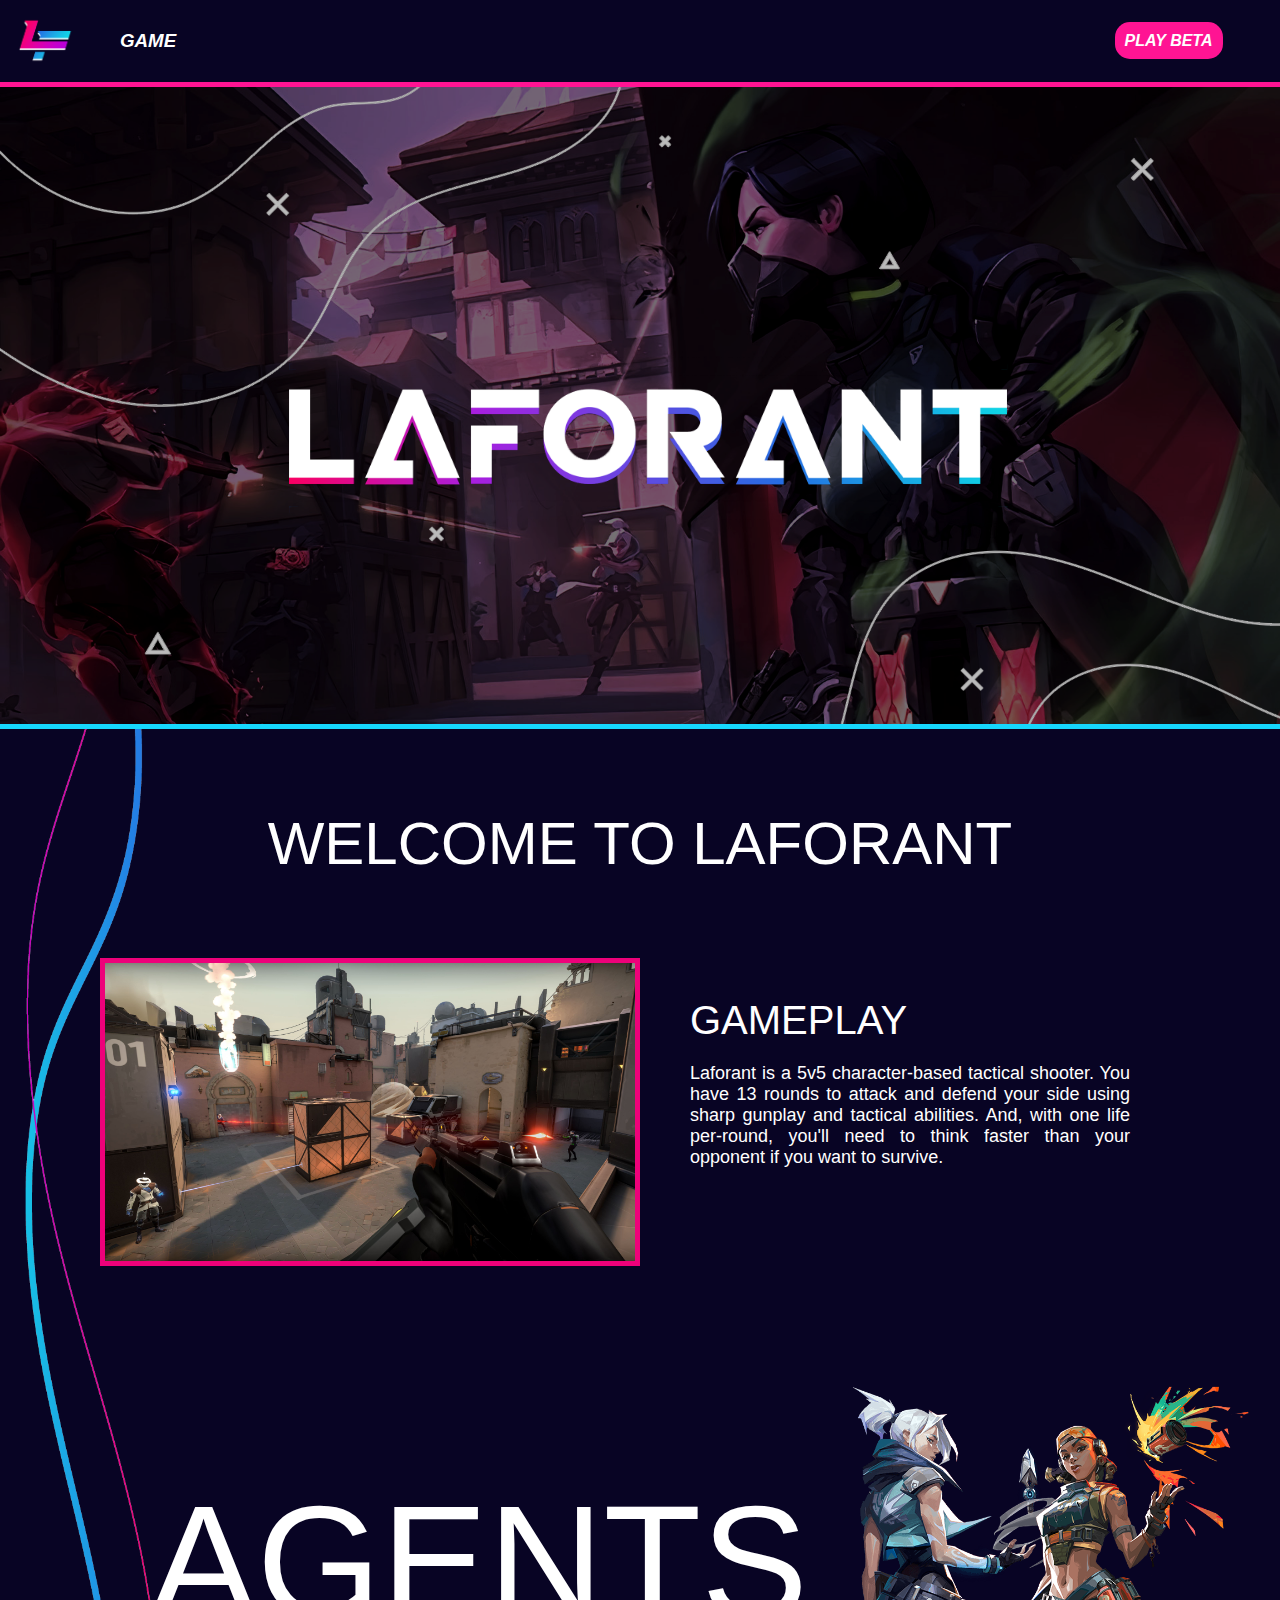
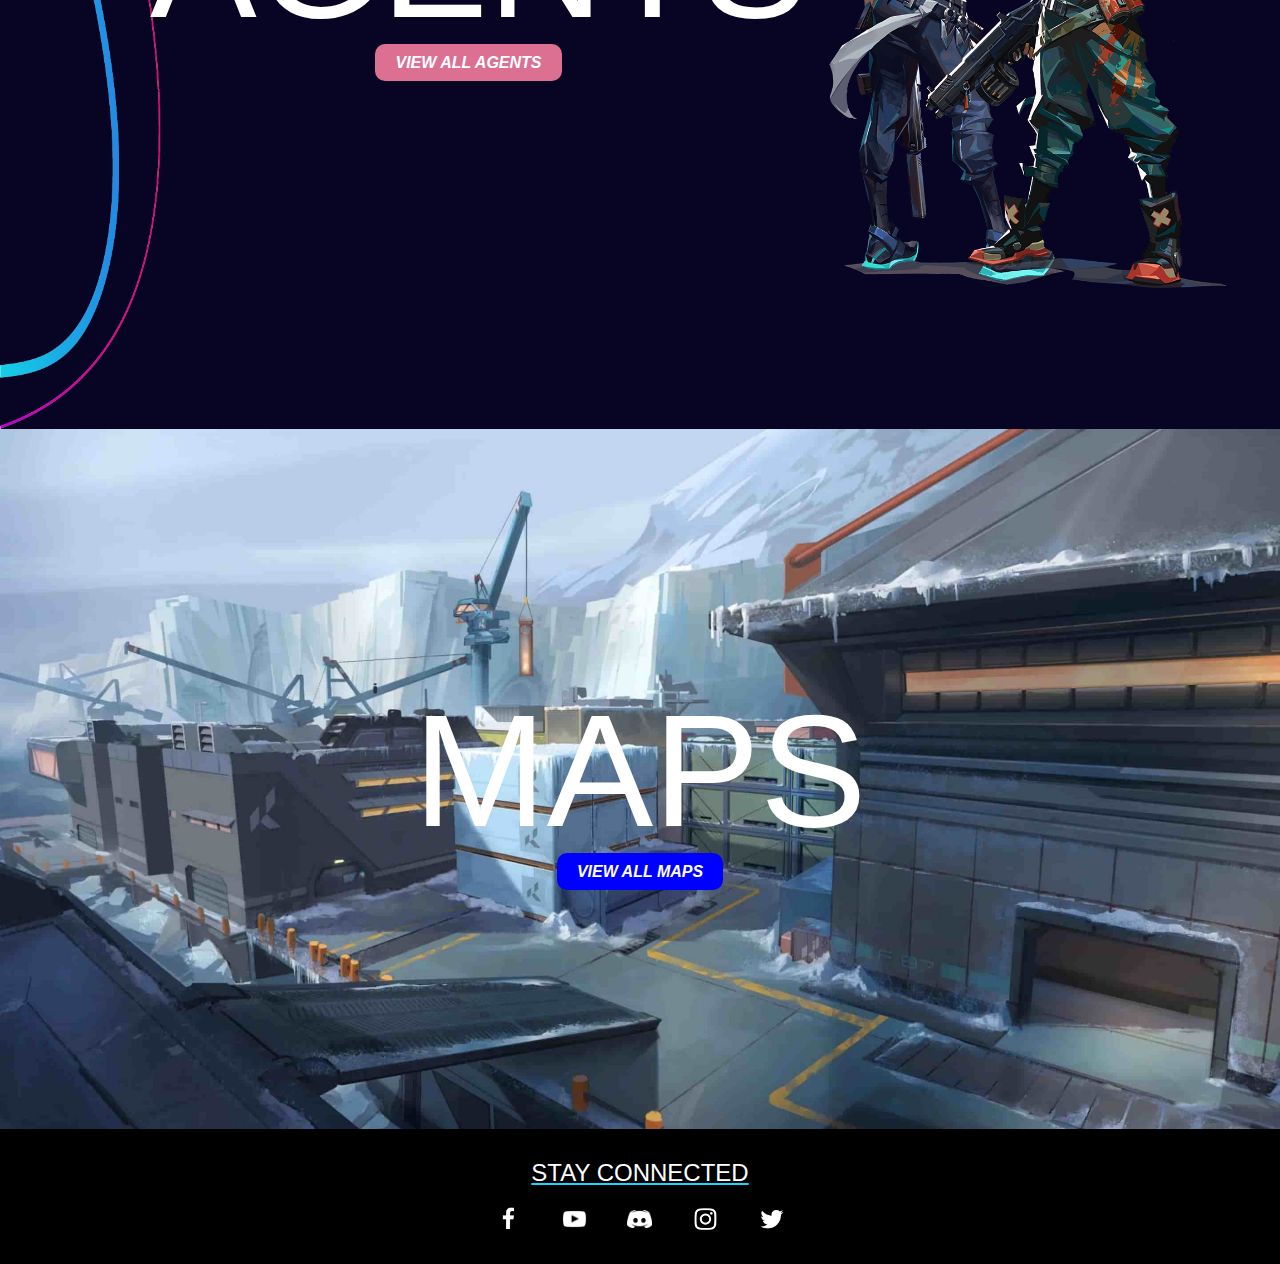
<file: index.html>
<!DOCTYPE html>
<html lang="en">
<head>
    <meta charset="UTF-8">
    <meta http-equiv="X-UA-Compatible" content="IE=edge">
    <meta name="viewport" content="width=device-width, initial-scale=1.0">
    <title>LaForant</title>
    <link rel="stylesheet" href="style.css">
</head>
<body>
    <div class="navigation">
        <div class="navigation-left">
            <div class="navigation-logo">
                <a href="index.html"><img src="assets/LaforantLogoShort.png" alt="logoshort"></a>
            </div>
            <div class="navigation-menu" id="navigation-dropdown">
                <h3 id="dropdown-text">GAME</h3>
                <div class="dropdown-menu" id="dropdown-menu">
                    <div class="dropdown-item">
                        <a href="agents.html">AGENTS</a>
                    </div>
                    <div class="dropdown-item">
                        <a href="maps.html">MAPS</a>
                    </div>
                    <div class="dropdown-item">
                        <a href="specs.html">SPECS</a>
                    </div>
                </div>
            </div>
        </div>
        <div class="navigation-center"></div>
        <div class="navigation-right">
            <div class="navigation-beta">
                <a href="form.html" id="beta-text">PLAY BETA</a>
            </div>
        </div>
    </div>
    <div class="header">
        <div class="header-left"></div>
        <div class="header-logo">
            <img src="assets/LaforantLogo.png" alt="logo">
        </div>
        <div class="header-right"></div>
    </div>
    <div class="content" id="content-homepage">
        <div class="content-top">
            <div class="content-title">
                <h1 id="welcome-title">WELCOME TO LAFORANT</h1>
            </div>
            <div class="content-gameplay">
                <div class="content-gameplay-pic">
                    <img src="assets/LaforantGameplay.jpg" alt="gameplay">
                </div>
                <div class="content-gameplay-desc">
                    <h2 id="gameplay-title">GAMEPLAY</h2>
                    <p id="gameplay-desc">Laforant is a 5v5 character-based tactical shooter. You have 13 rounds to attack and defend your side using sharp gunplay and tactical abilities. And, with one life per-round, you'll need to think faster than your opponent if you want to survive.</p>
                </div>
            </div>
            <div class="content-agents">
                <div class="agents-left">
                    <h2 id="agents-title">AGENTS</h2>
                    <a id="agents-button" href="agents.html">VIEW ALL AGENTS</a>
                </div>
                <div class="agents-right">
                    <img src="assets/LaforantAgentsComplete.png" alt="agents">
                </div>
            </div>
        </div>
        <div class="content-bottom">
            <div class="content-map">
                <h2 id="map-title">MAPS</h2>
                <a id="map-button" href="maps.html">VIEW ALL MAPS</a>
            </div>
        </div>
    </div>
    <div class="footer">
        <div class="footer-text">
            <h2>STAY CONNECTED</h2>
        </div>
        <div class="footer-icons">
            <div class="footer-icons-left">

            </div>
            <div class="footer-icons-center">
                <a target="_blank" href="https://www.facebook.com"><img src="assets/facebook.png"></a>
                <a target="_blank" href="https://www.youtube.com"><img src="assets/youtube.png"></a>
                <a target="_blank" href="https://www.discord.com"><img src="assets/discord.png"></a>
                <a target="_blank" href="https://www.instagram.com"><img src="assets/instagram.png"></a>
                <a target="_blank" href="https://www.twitter.com"><img src="assets/twitter.png"></a>
            </div>
            <div class="footer-icons-right">

            </div>
        </div>
    </div>
</body>
</html>
</file>
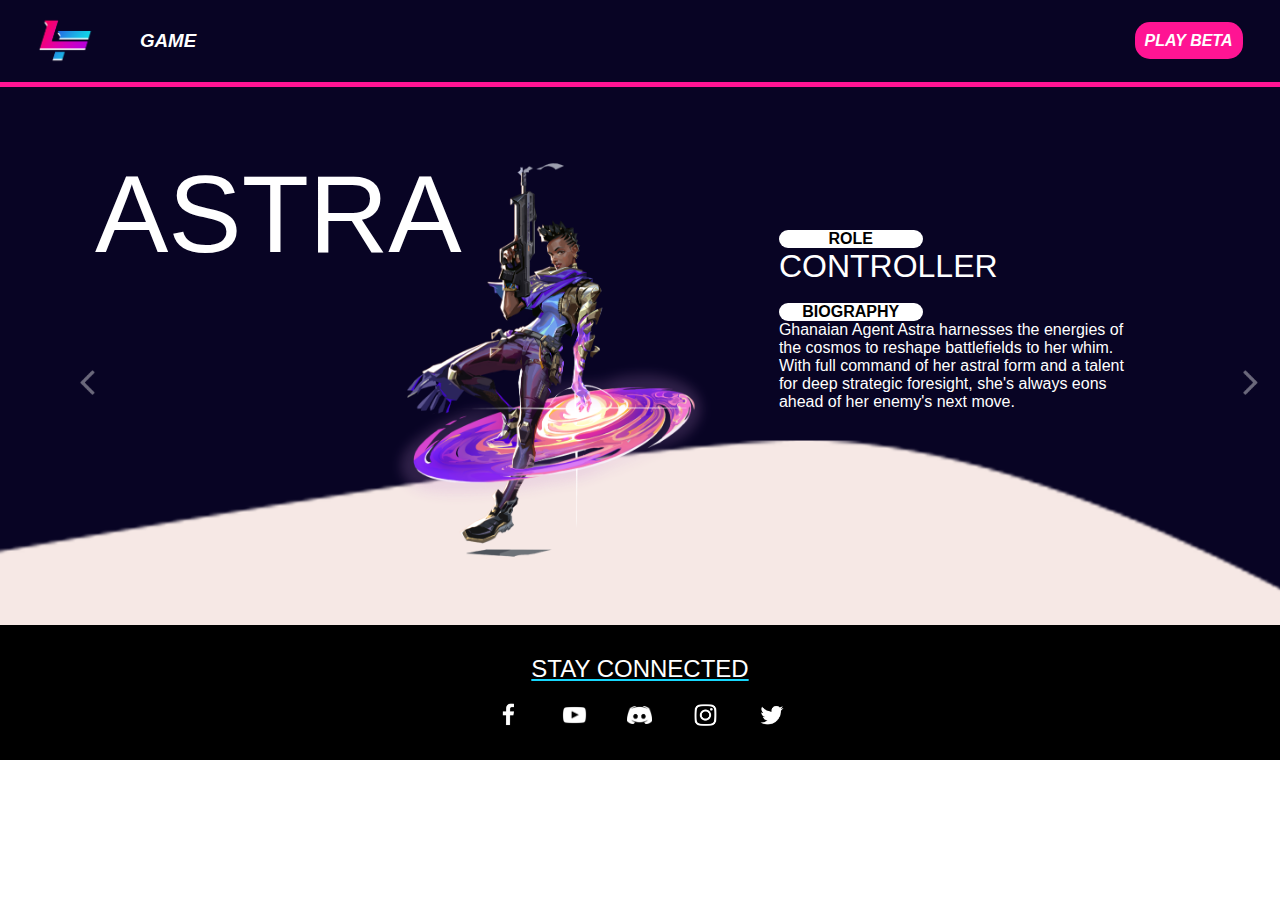
<file: agents.html>
<!DOCTYPE html>
<html lang="en">
<head>
    <meta charset="UTF-8">
    <meta http-equiv="X-UA-Compatible" content="IE=edge">
    <meta name="viewport" content="width=device-width, initial-scale=1.0">
    <title>LaForant Agents</title>
    <link rel="stylesheet" href="style.css">
</head>
<body>
    <div class="navigation" id="agents-navigation">
        <div class="navigation-left">
            <div class="navigation-menu">
                <a href="index.html"><img src="assets/LaforantLogoShort.png" alt="logoshort"></a>
            </div>
            <div class="navigation-menu" id="navigation-dropdown">
                <h3 id="dropdown-text">GAME</h3>
                <div class="dropdown-menu" id="dropdown-menu">
                    <div class="dropdown-item">
                        <a href="agents.html">AGENTS</a>
                    </div>
                    <div class="dropdown-item">
                        <a href="maps.html">MAPS</a>
                    </div>
                    <div class="dropdown-item">
                        <a href="specs.html">SPECS</a>
                    </div>
                </div>
            </div>
        </div>
        <div class="navigation-center">
        </div>
        <div class="navigation-right">
            <div class="navigation-menu">
                <a href="form.html" id="beta-text">PLAY BETA</a>
            </div>
        </div>
    </div>
    <div class="content" id="content-agents">
        <div class="agent-info" id="astra">
            <div class="agent-prev">
                <img src="assets/agents/Left arrow.png" alt="">
            </div>
            <div class="agent-data">
                <div class="agent-name">
                    <h1 class="info-name">ASTRA</h1>
                </div>
                <div class="agent-pic">
                    <img class="info-pic" src="assets/agents/Astra.png" alt="">
                </div>
                <div class="agent-desc">
                    <div class="info-desc">
                        <div class="info-desc-role">
                            <p class="info-desc-title">ROLE</p>
                            <h1 class="agent-role">CONTROLLER</h1>
                        </div>
                        <br>
                        <div class="info-desc-caption">
                            <p class="info-desc-title">BIOGRAPHY</p>
                            <p>Ghanaian Agent Astra harnesses the energies of the cosmos to reshape battlefields to her whim. With full command of her astral form and a talent for deep strategic foresight, she's always eons ahead of her enemy's next move.</p>
                        </div>
                    </div>
                </div>
            </div>
            <div class="agent-next">
                <img src="assets/agents/Right arrow.png" alt="">
            </div>
        </div>
        <div class="agent-info" id="jett">
            <div class="agent-prev">
                <img src="assets/agents/Left arrow.png" alt="">
            </div>
            <div class="agent-data">
                <div class="agent-name">
                    <h1 class="info-name">JETT</h1>
                </div>
                <div class="agent-pic">
                    <img class="info-pic" src="assets/agents/Jett.png" alt="">
                </div>
                <div class="agent-desc">
                    <div class="info-desc">
                        <div class="info-desc-role">
                            <p class="info-desc-title">ROLE</p>
                            <h1 class="agent-role">DUELIST</h1>
                        </div>
                        <br>
                        <div class="info-desc-caption">
                            <p class="info-desc-title">BIOGRAPHY</p>
                            <p>Representing her home country of South Korea, Jett's agile and evasive fighting style lets her take risks no one else can. She runs circles around every skirmish, cutting enemies before they even know what hit them.</p>
                        </div>
                    </div>
                </div>
            </div>
            <div class="agent-next">
                <img src="assets/agents/Right arrow.png" alt="">
            </div>
        </div>
        <div class="agent-info" id="raze">
            <div class="agent-prev">
                <img src="assets/agents/Left arrow.png" alt="">
            </div>
            <div class="agent-data">
                <div class="agent-name">
                    <h1 class="info-name">RAZE</h1>
                </div>
                <div class="agent-pic">
                    <img class="info-pic" src="assets/agents/Raze.png" alt="">
                </div>
                <div class="agent-desc">
                    <div class="info-desc">
                        <div class="info-desc-role">
                            <p class="info-desc-title">ROLE</p>
                            <h1 class="agent-role">DUELIST</h1>
                        </div>
                        <br>
                        <div class="info-desc-caption">
                            <p class="info-desc-title">BIOGRAPHY</p>
                            <p>Raze explodes out of Brazil with her big personality and big guns. With her blunt-force-trauma playstyle, she excels at flushing entrenched enemies and clearing tight spaces with a generous dose of “boom.”</p>
                        </div>
                    </div>
                </div>
            </div>
            <div class="agent-next">
                <img src="assets/agents/Right arrow.png" alt="">
            </div>
        </div>
        <div class="agent-info" id="sage">
            <div class="agent-prev">
                <img src="assets/agents/Left arrow.png" alt="">
            </div>
            <div class="agent-data">
                <div class="agent-name">
                    <h1 class="info-name">SAGE</h1>
                </div>
                <div class="agent-pic">
                    <img class="info-pic" src="assets/agents/Sage.png" alt="">
                </div>
                <div class="agent-desc">
                    <div class="info-desc">
                        <div class="info-desc-role">
                            <p class="info-desc-title">ROLE</p>
                            <h1 class="agent-role">SENTINEL</h1>
                        </div>
                        <br>
                        <div class="info-desc-caption">
                            <p class="info-desc-title">BIOGRAPHY</p>
                            <p>The stronghold of China, Sage creates safety for herself and her team wherever she goes. Able to revive fallen friends and stave off aggressive pushes, she provides a calm center to a hellish fight.
                            </p>
                        </div>
                    </div>
                </div>
            </div>
            <div class="agent-next">
                <img src="assets/agents/Right arrow.png" alt="">
            </div>
        </div>
        <div class="agent-info" id="sova">
            <div class="agent-prev">
                <img src="assets/agents/Left arrow.png" alt="">
            </div>
            <div class="agent-data">
                <div class ="agent-name">
                    <h1 class="info-name">SOVA</h1>
                </div>
                <div class="agent-pic">
                    <img class="info-pic" src="assets/agents/Sova.png" alt="">
                </div>
                <div class="agent-desc">
                    <div class="info-desc">
                        <div class="info-desc-role">
                            <p class="info-desc-title">ROLE</p>
                            <h1 class="agent-role">INITIATOR</h1>
                        </div>
                        <br>
                        <div class="info-desc-caption">
                            <p class="info-desc-title">BIOGRAPHY</p>
                            <p>Born from the eternal winter of Russia's tundra, Sova tracks, finds, and eliminates enemies with ruthless efficiency and precision. His custom bow and incredible scouting abilities ensure that even if you run, you cannot hide.</p>
                        </div>
                    </div>
                </div>
            </div>
            <div class="agent-next">
                <img src="assets/agents/Right arrow.png" alt="">
            </div>
        </div>
    </div>
    <div class="footer">
        <div class="footer-text">
            <h2>STAY CONNECTED</h2>
        </div>
        <div class="footer-icons">
            <div class="footer-icons-left">

            </div>
            <div class="footer-icons-center">
                <a target="_blank" href="https://www.facebook.com"><img src="assets/facebook.png"></a>
                <a target="_blank" href="https://www.youtube.com"><img src="assets/youtube.png"></a>
                <a target="_blank" href="https://www.discord.com"><img src="assets/discord.png"></a>
                <a target="_blank" href="https://www.instagram.com"><img src="assets/instagram.png"></a>
                <a target="_blank" href="https://www.twitter.com"><img src="assets/twitter.png"></a>
            </div>
            <div class="footer-icons-right">

            </div>
        </div>
    </div>
    <script src="jquery-3.5.1.min.js"></script>
    <script src="slider.js"></script>
</body>
</html>
</file>
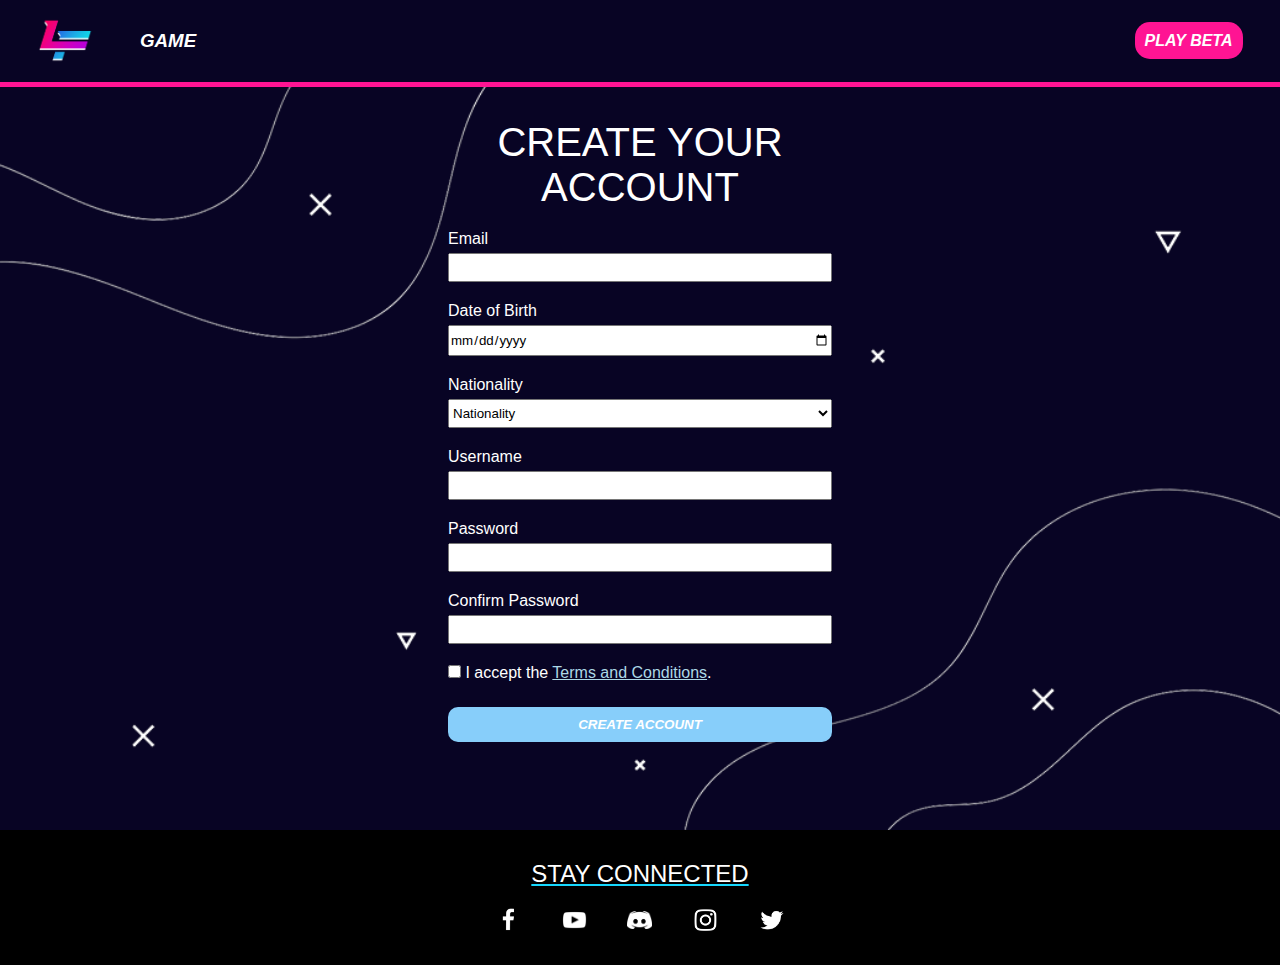
<file: form.html>
<!DOCTYPE html>
<html lang="en">
<head>
    <meta charset="UTF-8">
    <meta http-equiv="X-UA-Compatible" content="IE=edge">
    <meta name="viewport" content="width=device-width, initial-scale=1.0">
    <title>LaForant Pre-Registration</title>
    <link rel="stylesheet" href="style.css">
</head>
<body>
    <div class="navigation">
        <div class="navigation-left">
            <div class="navigation-menu">
                <a href="index.html"><img src="assets/LaforantLogoShort.png" alt="logoshort"></a>
            </div>
            <div class="navigation-menu" id="navigation-dropdown">
                <h3 id="dropdown-text">GAME</h3>
                <div class="dropdown-menu" id="dropdown-menu">
                    <div class="dropdown-item">
                        <a href="agents.html">AGENTS</a>
                    </div>
                    <div class="dropdown-item">
                        <a href="maps.html">MAPS</a>
                    </div>
                    <div class="dropdown-item">
                        <a href="specs.html">SPECS</a>
                    </div>
                </div>
            </div>
        </div>
        <div class="navigation-center"></div>
        <div class="navigation-right">
            <div class="navigation-menu">
                <a href="form.html" id="beta-text">PLAY BETA</a>
            </div>
        </div>
    </div>
    <div class="content" id="content-form">
        <div class="form-left">
        </div>
        <div class="form-mid">
            <h1>CREATE YOUR ACCOUNT</h1>
            <form action="" method="POST">
                <label for="email" name="email">Email</label>
                <input type="email" id="email" name="email">
                <label for="dob" name="dob">Date of Birth</label>
                <input type="date" id="dob" name="dob">
                <label for="nationality" name="nationality">Nationality</label>
                <select id="nationality" name="nationality">
                    <option value="blank">Nationality</option>
                    <option value="INA">Indonesia</option>
                    <option value="MAS">Malaysia</option>
                    <option value="SGP">Singapore</option>
                    <option value="THA">Thailand</option>
                    <option value="PHI">Philippines</option>
                    <option value="VIE">Vietnam</option>
                    <option value="others">Others</option>
                </select>
                <label for="username" name="username">Username</label>
                <input type="text" id="username" name="username">
                <label for="password" name="password">Password</label>
                <input type="password" id="password" name="password">
                <label for="password-confirmation" name="password-confirmation">Confirm Password</label>
                <input type="password" id="password-confirmation" name="password-confirmation">
                <input type="checkbox" id="agreement" name="agreement">
                <label for="agreement">I accept the <span id="terms">Terms and Conditions</span>.</label>
                <input id="submission" type="submit" value="CREATE ACCOUNT"></input>
            </form>
        </div>
        <div class="form-right">

        </div>
    </div>
    <div class="footer">
        <div class="footer-text">
            <h2>STAY CONNECTED</h2>
        </div>
        <div class="footer-icons">
            <div class="footer-icons-left">

            </div>
            <div class="footer-icons-center">
                <a target="_blank" href="https://www.facebook.com"><img src="assets/facebook.png"></a>
                <a target="_blank" href="https://www.youtube.com"><img src="assets/youtube.png"></a>
                <a target="_blank" href="https://www.discord.com"><img src="assets/discord.png"></a>
                <a target="_blank" href="https://www.instagram.com"><img src="assets/instagram.png"></a>
                <a target="_blank" href="https://www.twitter.com"><img src="assets/twitter.png"></a>
            </div>
            <div class="footer-icons-right">

            </div>
        </div>
    </div>
    <script src="script.js"></script>
</body>
</html>
</file>
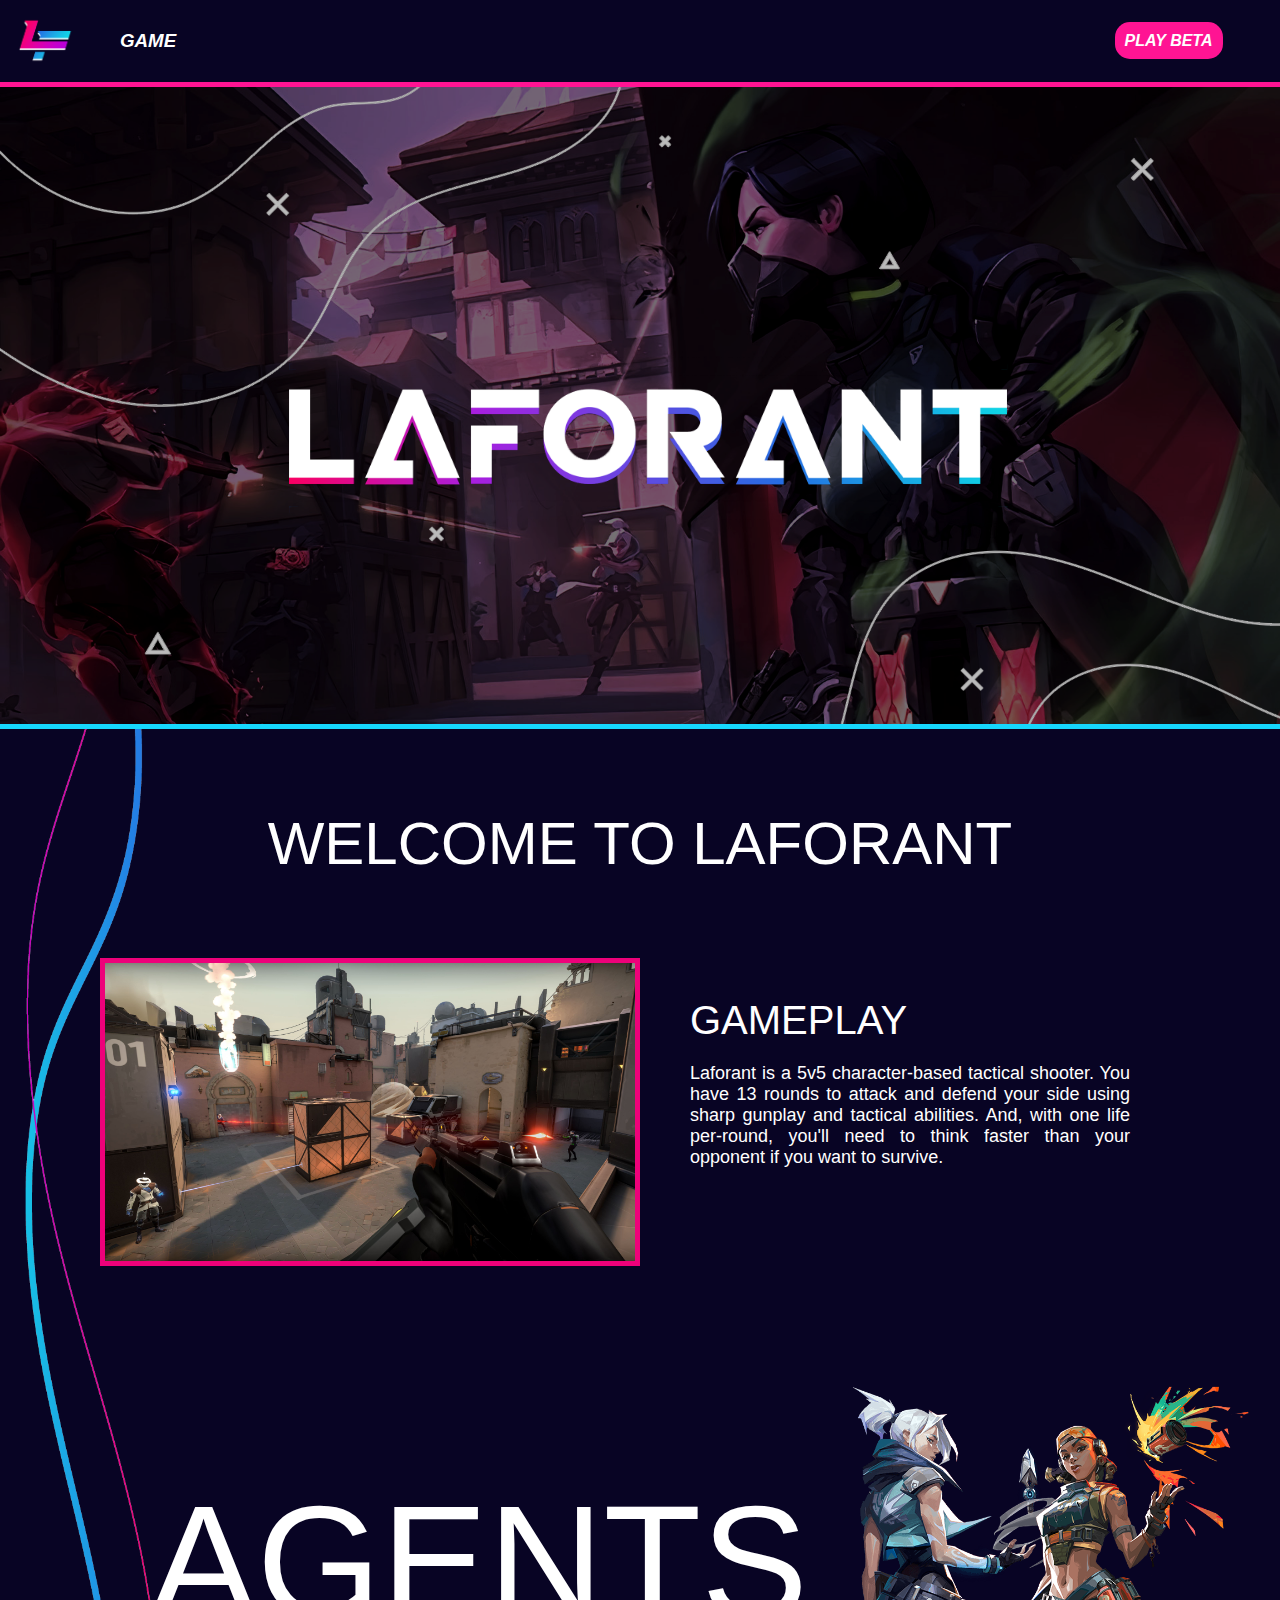
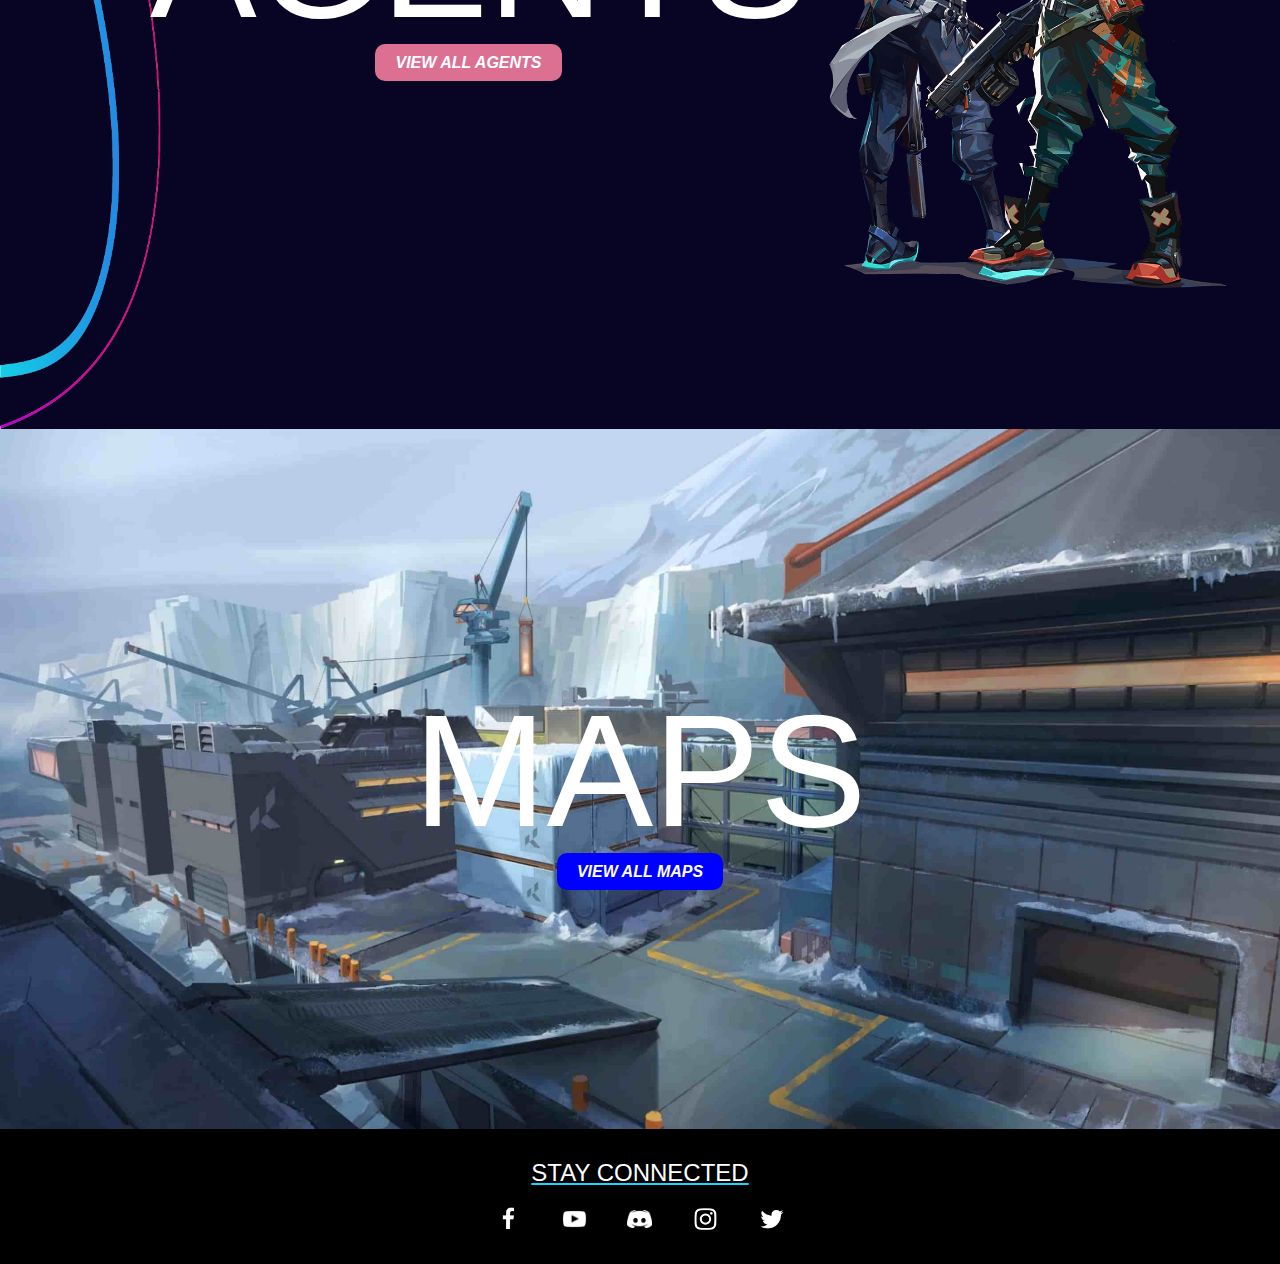
<file: homepage.html>
<!DOCTYPE html>
<html lang="en">
<head>
    <meta charset="UTF-8">
    <meta http-equiv="X-UA-Compatible" content="IE=edge">
    <meta name="viewport" content="width=device-width, initial-scale=1.0">
    <title>LaForant</title>
    <link rel="stylesheet" href="../CSS/style.css">
</head>
<body>
    <div class="navigation">
        <div class="navigation-left">
            <div class="navigation-logo">
                <a href="homepage.html"><img src="../assets/LaforantLogoShort.png" alt="logoshort"></a>
            </div>
            <div class="navigation-menu" id="navigation-dropdown">
                <h3 id="dropdown-text">GAME</h3>
                <div class="dropdown-menu" id="dropdown-menu">
                    <div class="dropdown-item">
                        <a href="../HTML/agents.html">AGENTS</a>
                    </div>
                    <div class="dropdown-item">
                        <a href="../HTML/maps.html">MAPS</a>
                    </div>
                    <div class="dropdown-item">
                        <a href="../HTML/specs.html">SPECS</a>
                    </div>
                </div>
            </div>
        </div>
        <div class="navigation-center"></div>
        <div class="navigation-right">
            <div class="navigation-beta">
                <a href="../HTML/form.html" id="beta-text">PLAY BETA</a>
            </div>
        </div>
    </div>
    <div class="header">
        <div class="header-left"></div>
        <div class="header-logo">
            <img src="../assets/LaforantLogo.png" alt="logo">
        </div>
        <div class="header-right"></div>
    </div>
    <div class="content" id="content-homepage">
        <div class="content-top">
            <div class="content-title">
                <h1 id="welcome-title">WELCOME TO LAFORANT</h1>
            </div>
            <div class="content-gameplay">
                <div class="content-gameplay-pic">
                    <img src="../assets/LaforantGameplay.jpg" alt="gameplay">
                </div>
                <div class="content-gameplay-desc">
                    <h2 id="gameplay-title">GAMEPLAY</h2>
                    <p id="gameplay-desc">Laforant is a 5v5 character-based tactical shooter. You have 13 rounds to attack and defend your side using sharp gunplay and tactical abilities. And, with one life per-round, you'll need to think faster than your opponent if you want to survive.</p>
                </div>
            </div>
            <div class="content-agents">
                <div class="agents-left">
                    <h2 id="agents-title">AGENTS</h2>
                    <a id="agents-button" href="../HTML/agents.html">VIEW ALL AGENTS</a>
                </div>
                <div class="agents-right">
                    <img src="../assets/LaforantAgentsComplete.png" alt="agents">
                </div>
            </div>
        </div>
        <div class="content-bottom">
            <div class="content-map">
                <h2 id="map-title">MAPS</h2>
                <a id="map-button" href="../HTML/maps.html">VIEW ALL MAPS</a>
            </div>
        </div>
    </div>
    <div class="footer">
        <div class="footer-text">
            <h2>STAY CONNECTED</h2>
        </div>
        <div class="footer-icons">
            <div class="footer-icons-left">

            </div>
            <div class="footer-icons-center">
                <a target="_blank" href="https://www.facebook.com"><img src="../assets/facebook.png"></a>
                <a target="_blank" href="https://www.youtube.com"><img src="../assets/youtube.png"></a>
                <a target="_blank" href="https://www.discord.com"><img src="../assets/discord.png"></a>
                <a target="_blank" href="https://www.instagram.com"><img src="../assets/instagram.png"></a>
                <a target="_blank" href="https://www.twitter.com"><img src="../assets/twitter.png"></a>
            </div>
            <div class="footer-icons-right">

            </div>
        </div>
    </div>
</body>
</html>
</file>
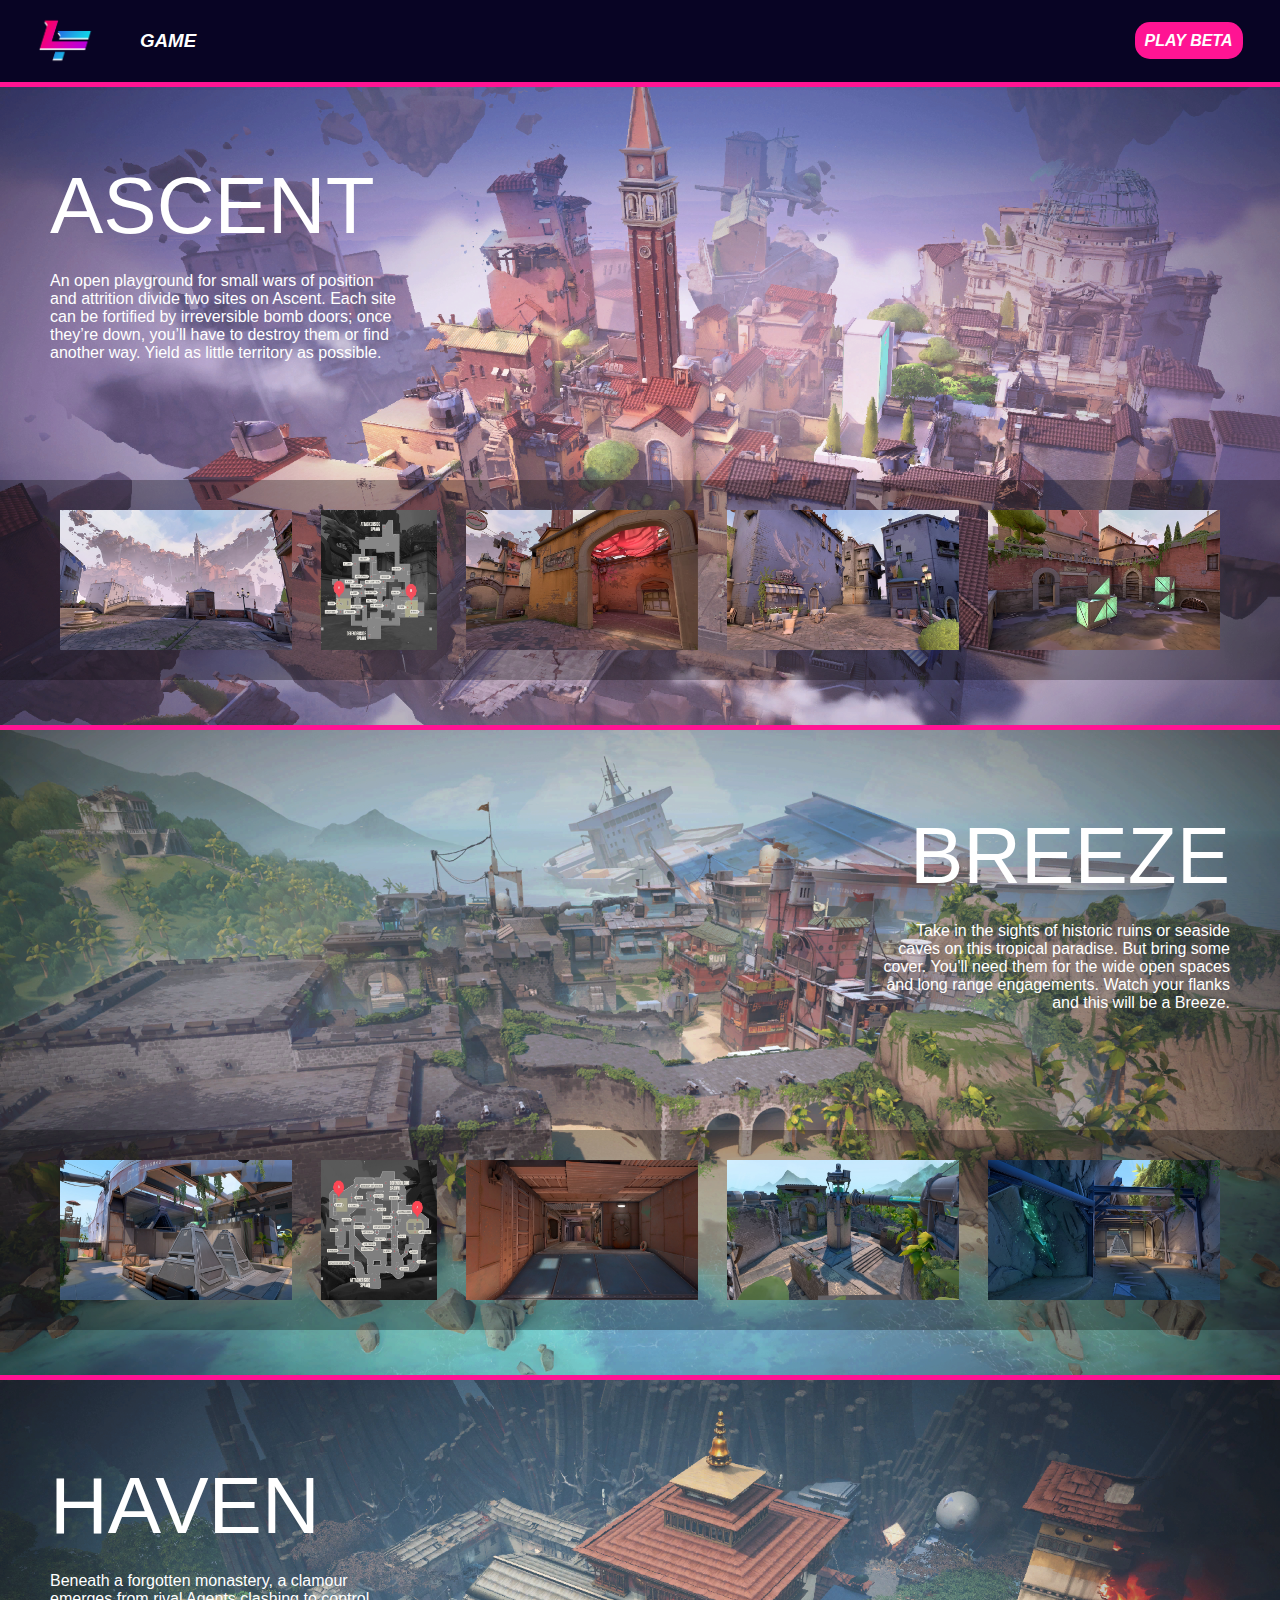
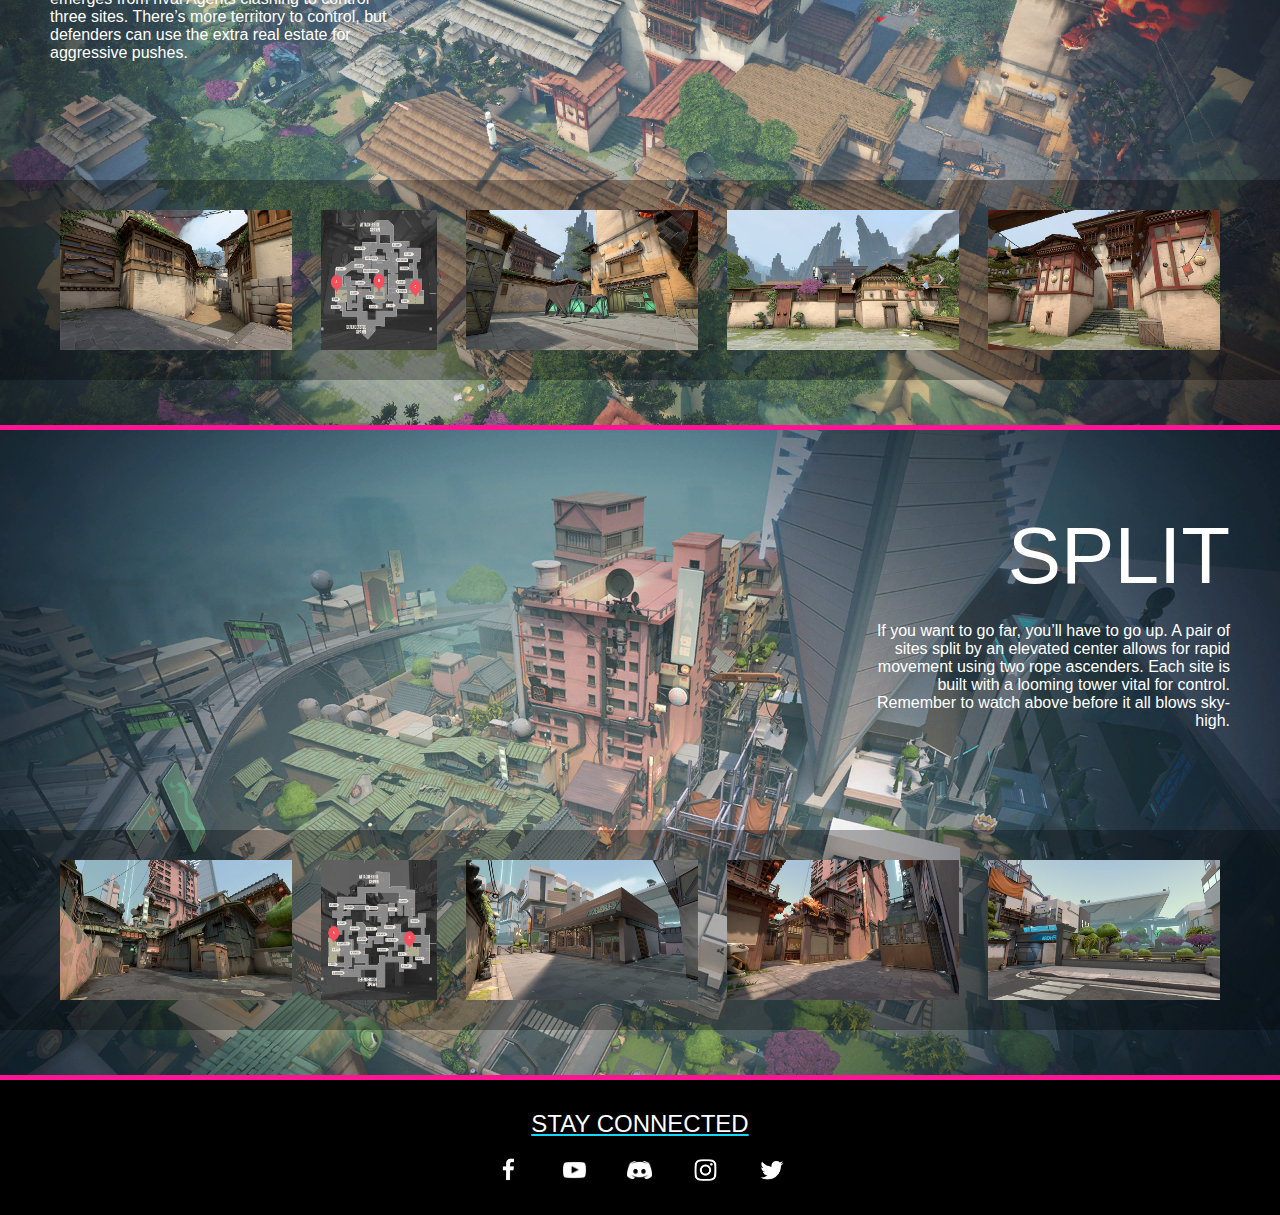
<file: maps.html>
<!DOCTYPE html>
<html lang="en">
<head>
    <meta charset="UTF-8">
    <meta http-equiv="X-UA-Compatible" content="IE=edge">
    <meta name="viewport" content="width=device-width, initial-scale=1.0">
    <title>LaForant Maps</title>
    <link rel="stylesheet" href="style.css">
</head>
<body>
    <div class="navigation">
        <div class="navigation-left">
            <div class="navigation-menu">
                <a href="index.html"><img src="assets/LaforantLogoShort.png" alt="logoshort"></a>
            </div>
            <div class="navigation-menu" id="navigation-dropdown">
                <h3 id="dropdown-text">GAME</h3>
                <div class="dropdown-menu" id="dropdown-menu">
                    <div class="dropdown-item">
                        <a href="agents.html">AGENTS</a>
                    </div>
                    <div class="dropdown-item">
                        <a href="maps.html">MAPS</a>
                    </div>
                    <div class="dropdown-item">
                        <a href="specs.html">SPECS</a>
                    </div>
                </div>
            </div>
        </div>
        <div class="navigation-center">
        </div>
        <div class="navigation-right">
            <div class="navigation-menu">
                <a href="form.html" id="beta-text">PLAY BETA</a>
            </div>
        </div>
    </div>
    <div class="content" id="content-maps">
        <div class="map-info" id="ascent">
            <div class="map-desc" id="desc-ascent">
                <div class="map-desc-info">
                    <h1 class="map-name">ASCENT</h1>
                    <p class="map-caption">
                        An open playground for small wars of position and attrition divide two sites on Ascent. Each site can be fortified by irreversible bomb doors; once they’re down, you’ll have to destroy them or find another way. Yield as little territory as possible.
                    </p>
                </div>
                <div class="map-desc-empty">

                </div>
            </div>
            <div class="map-pictures">
                <img class="map-scenery" src="assets/maps/ascent/Ascent 2.jpeg" alt="">
                <img class="map-minimap" src="assets/maps/ascent/Ascent Minimap.jpeg" alt="">
                <img class="map-scenery" src="assets/maps/ascent/Ascent 1.jpeg" alt="">
                <img class="map-scenery" src="assets/maps/ascent/Ascent 4.jpeg" alt="">
                <img class="map-scenery" src="assets/maps/ascent/Ascent 3.jpeg" alt="">
            </div>
            <div class="map-bottom">
                
            </div>
        </div>
        <div class="map-info" id="breeze">
            <div class="map-desc" id="desc-breeze">
                <div class="map-desc-empty">
                    
                </div>
                <div class="map-desc-info">
                    <h1 class="map-name">BREEZE</h1>
                    <p class="map-caption">
                        Take in the sights of historic ruins or seaside caves on this tropical paradise. But bring some cover. You'll need them for the wide open spaces and long range engagements. Watch your flanks and this will be a Breeze.
                    </p>
                </div>
            </div>
            <div class="map-pictures">
                <img class="map-scenery" src="assets/maps/breeze/Breeze 1.jpeg" alt="">
                <img class="map-minimap" src="assets/maps/breeze/Breeze Minimap.jpeg" alt="">
                <img class="map-scenery" src="assets/maps/breeze/Breeze 3.jpeg" alt="">
                <img class="map-scenery" src="assets/maps/breeze/Breeze 2.jpeg" alt="">
                <img class="map-scenery" src="assets/maps/breeze/Breeze 4.jpeg" alt="">
            </div>
            <div class="map-bottom">

            </div>
        </div>
        <div class="map-info" id="haven">
            <div class="map-desc" id="desc-haven">
                <div class="map-desc-info">
                    <h1 class="map-name">HAVEN</h1>
                    <p class="map-caption">
                        Beneath a forgotten monastery, a clamour emerges from rival Agents clashing to control three sites. There’s more territory to control, but defenders can use the extra real estate for aggressive pushes.
                    </p>
                </div>
                <div class="map-desc-empty">

                </div>
            </div>
            <div class="map-pictures">
                <img class="map-scenery" src="assets/maps/haven/Haven 3.jpeg" alt="">
                <img class="map-minimap" src="assets/maps/haven/Haven Minimap.png" alt="">
                <img class="map-scenery" src="assets/maps/haven/Haven 4.jpeg" alt="">
                <img class="map-scenery" src="assets/maps/haven/Haven 1.jpeg" alt="">
                <img class="map-scenery" src="assets/maps/haven/Haven 2.jpeg" alt="">
            </div>
            <div class="map-bottom">
                
            </div>
        </div>
        <div class="map-info" id="split">
            <div class="map-desc" id="desc-split">
                <div class="map-desc-empty">
                    
                </div>
                <div class="map-desc-info">
                    <h1 class="map-name">SPLIT</h1>
                    <p class="map-caption">
                        If you want to go far, you’ll have to go up. A pair of sites split by an elevated center allows for rapid movement using two rope ascenders. Each site is built with a looming tower vital for control. Remember to watch above before it all blows sky-high.
                    </p>
                </div>
            </div>
            <div class="map-pictures">
                <img class="map-scenery" src="assets/maps/split/Split 2.jpeg" alt="">
                <img class="map-minimap" src="assets/maps/split/Split Minimap.png" alt="">
                <img class="map-scenery" src="assets/maps/split/Split 4.jpeg" alt="">
                <img class="map-scenery" src="assets/maps/split/Split 1.jpeg" alt="">
                <img class="map-scenery" src="assets/maps/split/Split 3.jpeg" alt="">
            </div>
            <div class="map-bottom">
                
            </div>
        </div>
    </div>
    <div class="footer">
        <div class="footer-text">
            <h2>STAY CONNECTED</h2>
        </div>
        <div class="footer-icons">
            <div class="footer-icons-left">

            </div>
            <div class="footer-icons-center">
                <a target="_blank" href="https://www.facebook.com"><img src="assets/facebook.png"></a>
                <a target="_blank" href="https://www.youtube.com"><img src="assets/youtube.png"></a>
                <a target="_blank" href="https://www.discord.com"><img src="assets/discord.png"></a>
                <a target="_blank" href="https://www.instagram.com"><img src="assets/instagram.png"></a>
                <a target="_blank" href="https://www.twitter.com"><img src="assets/twitter.png"></a>
            </div>
            <div class="footer-icons-right">

            </div>
        </div>
    </div>
</body>
</html>
</file>
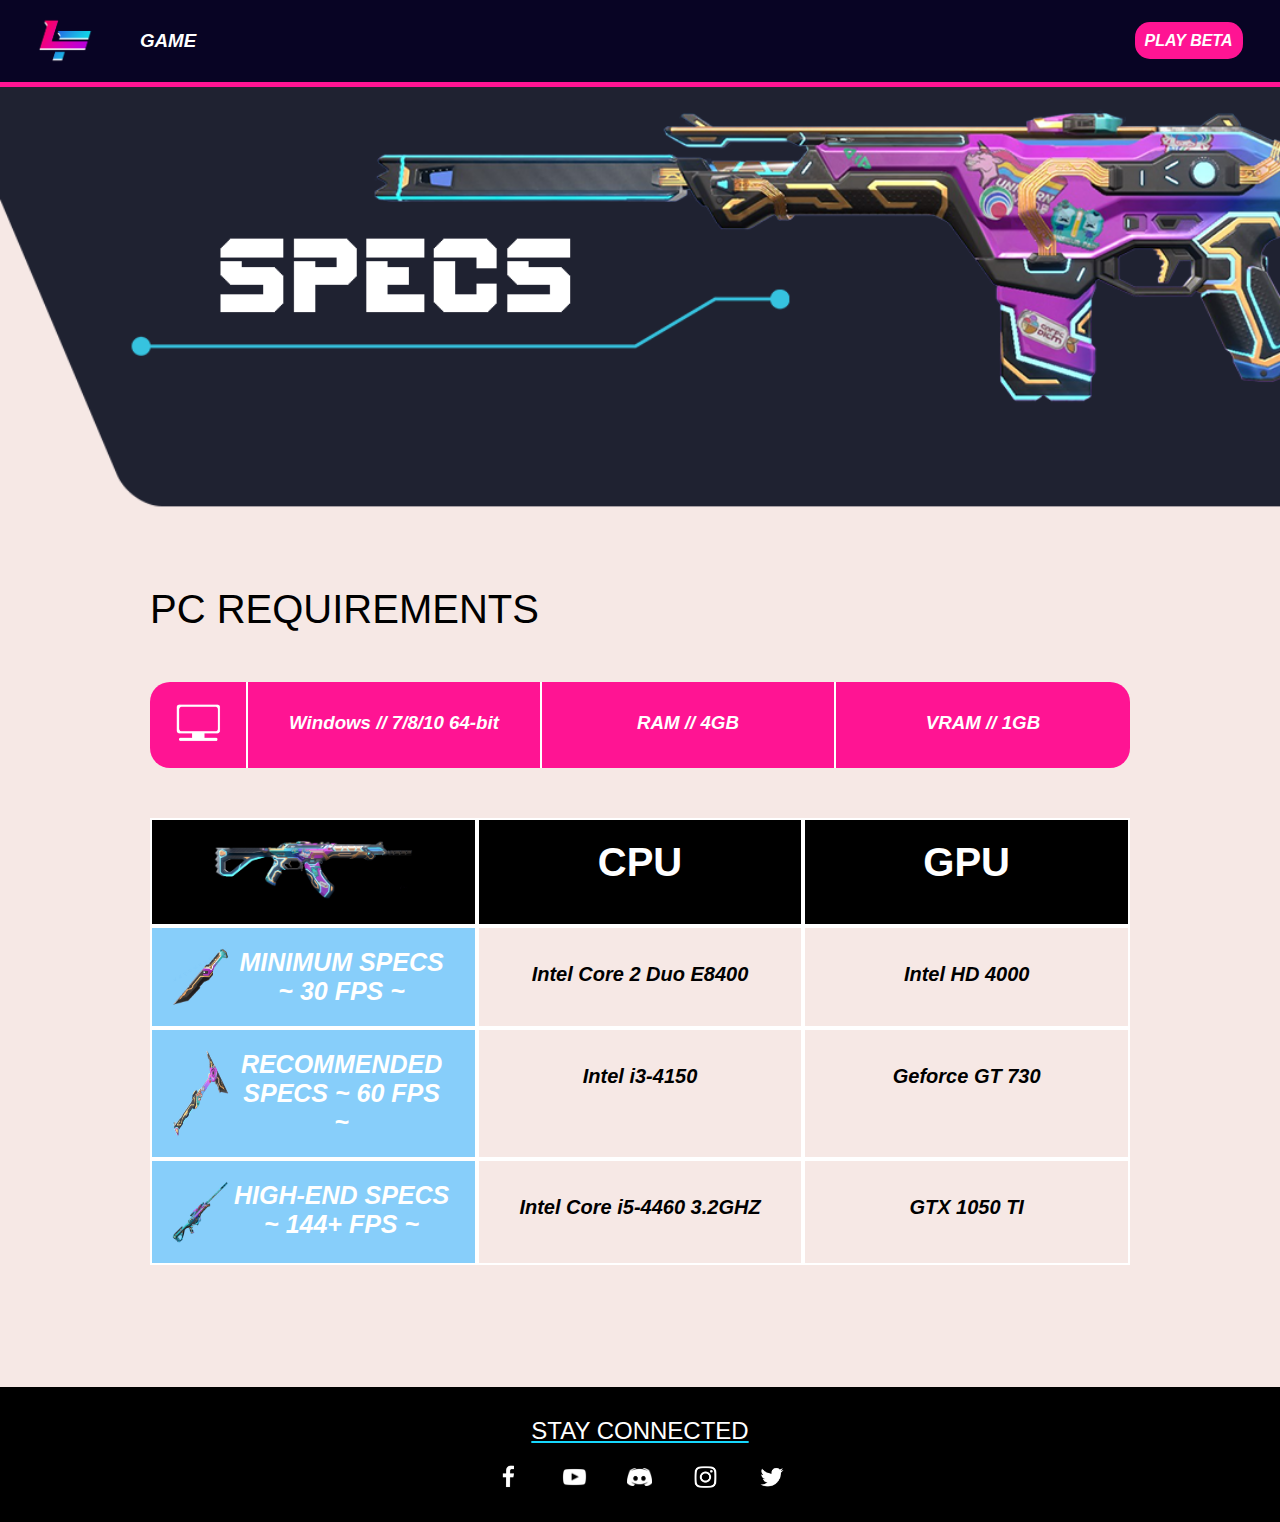
<file: specs.html>
<!DOCTYPE html>
<html lang="en">
<head>
    <meta charset="UTF-8">
    <meta http-equiv="X-UA-Compatible" content="IE=edge">
    <meta name="viewport" content="width=device-width, initial-scale=1.0">
    <title>LaForant Specs</title>
    <link rel="stylesheet" href="style.css">
</head>
<body>
    <div class="navigation">
        <div class="navigation-left">
            <div class="navigation-menu">
                <a href="index.html"><img src="assets/LaforantLogoShort.png" alt="logoshort"></a>
            </div>
            <div class="navigation-menu" id="navigation-dropdown">
                <h3 id="dropdown-text">GAME</h3>
                <div class="dropdown-menu" id="dropdown-menu">
                    <div class="dropdown-item">
                        <a href="agents.html">AGENTS</a>
                    </div>
                    <div class="dropdown-item">
                        <a href="maps.html">MAPS</a>
                    </div>
                    <div class="dropdown-item">
                        <a href="specs.html">SPECS</a>
                    </div>
                </div>
            </div>
        </div>
        <div class="navigation-center">
        </div>
        <div class="navigation-right">
            <div class="navigation-menu">
                <a href="form.html" id="beta-text">PLAY BETA</a>
            </div>
        </div>
    </div>
    <div class="content" id="content-specs">
        <div class="content-specs-top">
            <img src="assets/specs/LaForantSpecsBackgroundComplete.png" alt="specs background">
        </div>
        <div class="content-specs-bottom">
            <div class="content-specs-title">
                <h1 id="specs-title">PC REQUIREMENTS</h1>
            </div>
            <div class="content-specs-general-info">
                <div class="specs-info" id="specs-icon">
                    <img src="assets/specs/computer icon.png" alt="icon">
                </div>
                <div class="specs-info">
                    <h3>Windows // 7/8/10 64-bit</h3>
                </div>
                <div class="specs-info">
                    <h3>RAM // 4GB</h3>
                </div>
                <div class="specs-info">
                    <h3>VRAM // 1GB</h3>
                </div>
            </div>
            <div class="content-specs-detailed-info">
                <div class="specs-detailed-info">
                    <div class="specs-detailed-desc" id="specs-detailed-desc-pic">
                        <img class="detailed-info-icon" src="assets/specs/Weapon.png" alt="" id="detailed-info-icon-pic">
                    </div>
                    <div class="specs-detailed-desc">
                        <h1>CPU</h1>
                    </div>
                    <div class="specs-detailed-desc">
                        <h1>GPU</h1>
                    </div>
                </div>
                <div class="specs-detailed-info">
                    <div class="specs-detailed-desc">
                        <img class="detailed-info-icon" src="assets/specs/Weapon 2.png" alt="">
                        <h3>MINIMUM SPECS ~ 30 FPS ~</h3>
                    </div>
                    <div class="specs-detailed-desc">
                        <h4>Intel Core 2 Duo E8400</h4>
                    </div>
                    <div class="specs-detailed-desc">
                        <h4>Intel HD 4000</h4>
                    </div>
                </div>
                <div class="specs-detailed-info">
                    <div class="specs-detailed-desc">
                        <img class="detailed-info-icon" src="assets/specs/Weapon 1.png" alt="">
                        <h3>RECOMMENDED SPECS ~ 60 FPS ~</h3>
                    </div>
                    <div class="specs-detailed-desc">
                        <h4>Intel i3-4150</h4>
                    </div>
                    <div class="specs-detailed-desc">
                        <h4>Geforce GT 730</h4>
                    </div>
                </div>
                <div class="specs-detailed-info">
                    <div class="specs-detailed-desc">
                        <img class="detailed-info-icon" src="assets/specs/Weapon 3.png" alt="">
                        <h3>HIGH-END SPECS ~ 144+ FPS ~</h3>
                    </div>
                    <div class="specs-detailed-desc">
                        <h4>Intel Core i5-4460 3.2GHZ</h4>
                    </div>
                    <div class="specs-detailed-desc">
                        <h4>GTX 1050 TI</h4>
                    </div>
                </div>
            </div>
        </div>
    </div>
    <div class="footer">
        <div class="footer-text">
            <h2>STAY CONNECTED</h2>
        </div>
        <div class="footer-icons">
            <div class="footer-icons-left">

            </div>
            <div class="footer-icons-center">
                <a target="_blank" href="https://www.facebook.com"><img src="assets/facebook.png"></a>
                <a target="_blank" href="https://www.youtube.com"><img src="assets/youtube.png"></a>
                <a target="_blank" href="https://www.discord.com"><img src="assets/discord.png"></a>
                <a target="_blank" href="https://www.instagram.com"><img src="assets/instagram.png"></a>
                <a target="_blank" href="https://www.twitter.com"><img src="assets/twitter.png"></a>
            </div>
            <div class="footer-icons-right">

            </div>
        </div>
    </div>
</body>
</html>
</file>
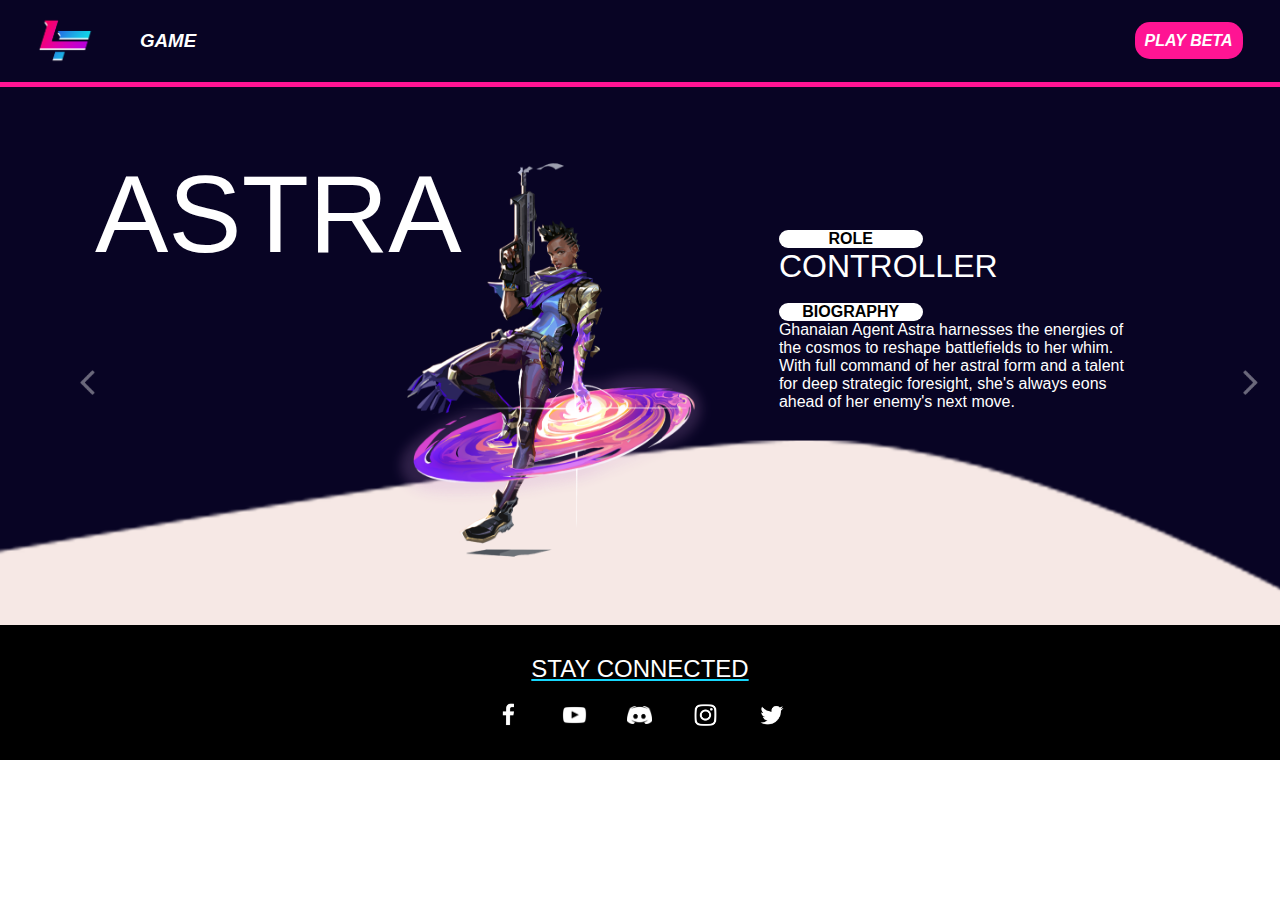
<file: HTML/agents.html>
<!DOCTYPE html>
<html lang="en">
<head>
    <meta charset="UTF-8">
    <meta http-equiv="X-UA-Compatible" content="IE=edge">
    <meta name="viewport" content="width=device-width, initial-scale=1.0">
    <title>LaForant Agents</title>
    <link rel="stylesheet" href="../CSS/style.css">
</head>
<body>
    <div class="navigation" id="agents-navigation">
        <div class="navigation-left">
            <div class="navigation-menu">
                <a href="../index.html"><img src="../assets/LaforantLogoShort.png" alt="logoshort"></a>
            </div>
            <div class="navigation-menu" id="navigation-dropdown">
                <h3 id="dropdown-text">GAME</h3>
                <div class="dropdown-menu" id="dropdown-menu">
                    <div class="dropdown-item">
                        <a href="../HTML/agents.html">AGENTS</a>
                    </div>
                    <div class="dropdown-item">
                        <a href="../HTML/maps.html">MAPS</a>
                    </div>
                    <div class="dropdown-item">
                        <a href="../HTML/specs.html">SPECS</a>
                    </div>
                </div>
            </div>
        </div>
        <div class="navigation-center">
        </div>
        <div class="navigation-right">
            <div class="navigation-menu">
                <a href="../HTML/form.html" id="beta-text">PLAY BETA</a>
            </div>
        </div>
    </div>
    <div class="content" id="content-agents">
        <div class="agent-info" id="astra">
            <div class="agent-prev">
                <img src="../assets/agents/Left arrow.png" alt="">
            </div>
            <div class="agent-data">
                <div class="agent-name">
                    <h1 class="info-name">ASTRA</h1>
                </div>
                <div class="agent-pic">
                    <img class="info-pic" src="../assets/agents/Astra.png" alt="">
                </div>
                <div class="agent-desc">
                    <div class="info-desc">
                        <div class="info-desc-role">
                            <p class="info-desc-title">ROLE</p>
                            <h1 class="agent-role">CONTROLLER</h1>
                        </div>
                        <br>
                        <div class="info-desc-caption">
                            <p class="info-desc-title">BIOGRAPHY</p>
                            <p>Ghanaian Agent Astra harnesses the energies of the cosmos to reshape battlefields to her whim. With full command of her astral form and a talent for deep strategic foresight, she's always eons ahead of her enemy's next move.</p>
                        </div>
                    </div>
                </div>
            </div>
            <div class="agent-next">
                <img src="../assets/agents/Right arrow.png" alt="">
            </div>
        </div>
        <div class="agent-info" id="jett">
            <div class="agent-prev">
                <img src="../assets/agents/Left arrow.png" alt="">
            </div>
            <div class="agent-data">
                <div class="agent-name">
                    <h1 class="info-name">JETT</h1>
                </div>
                <div class="agent-pic">
                    <img class="info-pic" src="../assets/agents/Jett.png" alt="">
                </div>
                <div class="agent-desc">
                    <div class="info-desc">
                        <div class="info-desc-role">
                            <p class="info-desc-title">ROLE</p>
                            <h1 class="agent-role">DUELIST</h1>
                        </div>
                        <br>
                        <div class="info-desc-caption">
                            <p class="info-desc-title">BIOGRAPHY</p>
                            <p>Representing her home country of South Korea, Jett's agile and evasive fighting style lets her take risks no one else can. She runs circles around every skirmish, cutting enemies before they even know what hit them.</p>
                        </div>
                    </div>
                </div>
            </div>
            <div class="agent-next">
                <img src="../assets/agents/Right arrow.png" alt="">
            </div>
        </div>
        <div class="agent-info" id="raze">
            <div class="agent-prev">
                <img src="../assets/agents/Left arrow.png" alt="">
            </div>
            <div class="agent-data">
                <div class="agent-name">
                    <h1 class="info-name">RAZE</h1>
                </div>
                <div class="agent-pic">
                    <img class="info-pic" src="../assets/agents/Raze.png" alt="">
                </div>
                <div class="agent-desc">
                    <div class="info-desc">
                        <div class="info-desc-role">
                            <p class="info-desc-title">ROLE</p>
                            <h1 class="agent-role">DUELIST</h1>
                        </div>
                        <br>
                        <div class="info-desc-caption">
                            <p class="info-desc-title">BIOGRAPHY</p>
                            <p>Raze explodes out of Brazil with her big personality and big guns. With her blunt-force-trauma playstyle, she excels at flushing entrenched enemies and clearing tight spaces with a generous dose of “boom.”</p>
                        </div>
                    </div>
                </div>
            </div>
            <div class="agent-next">
                <img src="../assets/agents/Right arrow.png" alt="">
            </div>
        </div>
        <div class="agent-info" id="sage">
            <div class="agent-prev">
                <img src="../assets/agents/Left arrow.png" alt="">
            </div>
            <div class="agent-data">
                <div class="agent-name">
                    <h1 class="info-name">SAGE</h1>
                </div>
                <div class="agent-pic">
                    <img class="info-pic" src="../assets/agents/Sage.png" alt="">
                </div>
                <div class="agent-desc">
                    <div class="info-desc">
                        <div class="info-desc-role">
                            <p class="info-desc-title">ROLE</p>
                            <h1 class="agent-role">SENTINEL</h1>
                        </div>
                        <br>
                        <div class="info-desc-caption">
                            <p class="info-desc-title">BIOGRAPHY</p>
                            <p>The stronghold of China, Sage creates safety for herself and her team wherever she goes. Able to revive fallen friends and stave off aggressive pushes, she provides a calm center to a hellish fight.
                            </p>
                        </div>
                    </div>
                </div>
            </div>
            <div class="agent-next">
                <img src="../assets/agents/Right arrow.png" alt="">
            </div>
        </div>
        <div class="agent-info" id="sova">
            <div class="agent-prev">
                <img src="../assets/agents/Left arrow.png" alt="">
            </div>
            <div class="agent-data">
                <div class ="agent-name">
                    <h1 class="info-name">SOVA</h1>
                </div>
                <div class="agent-pic">
                    <img class="info-pic" src="../assets/agents/Sova.png" alt="">
                </div>
                <div class="agent-desc">
                    <div class="info-desc">
                        <div class="info-desc-role">
                            <p class="info-desc-title">ROLE</p>
                            <h1 class="agent-role">INITIATOR</h1>
                        </div>
                        <br>
                        <div class="info-desc-caption">
                            <p class="info-desc-title">BIOGRAPHY</p>
                            <p>Born from the eternal winter of Russia's tundra, Sova tracks, finds, and eliminates enemies with ruthless efficiency and precision. His custom bow and incredible scouting abilities ensure that even if you run, you cannot hide.</p>
                        </div>
                    </div>
                </div>
            </div>
            <div class="agent-next">
                <img src="../assets/agents/Right arrow.png" alt="">
            </div>
        </div>
    </div>
    <div class="footer">
        <div class="footer-text">
            <h2>STAY CONNECTED</h2>
        </div>
        <div class="footer-icons">
            <div class="footer-icons-left">

            </div>
            <div class="footer-icons-center">
                <a target="_blank" href="https://www.facebook.com"><img src="../assets/facebook.png"></a>
                <a target="_blank" href="https://www.youtube.com"><img src="../assets/youtube.png"></a>
                <a target="_blank" href="https://www.discord.com"><img src="../assets/discord.png"></a>
                <a target="_blank" href="https://www.instagram.com"><img src="../assets/instagram.png"></a>
                <a target="_blank" href="https://www.twitter.com"><img src="../assets/twitter.png"></a>
            </div>
            <div class="footer-icons-right">

            </div>
        </div>
    </div>
    <script src="../JS/jquery-3.5.1.min.js"></script>
    <script src="../JS/slider.js"></script>
</body>
</html>
</file>
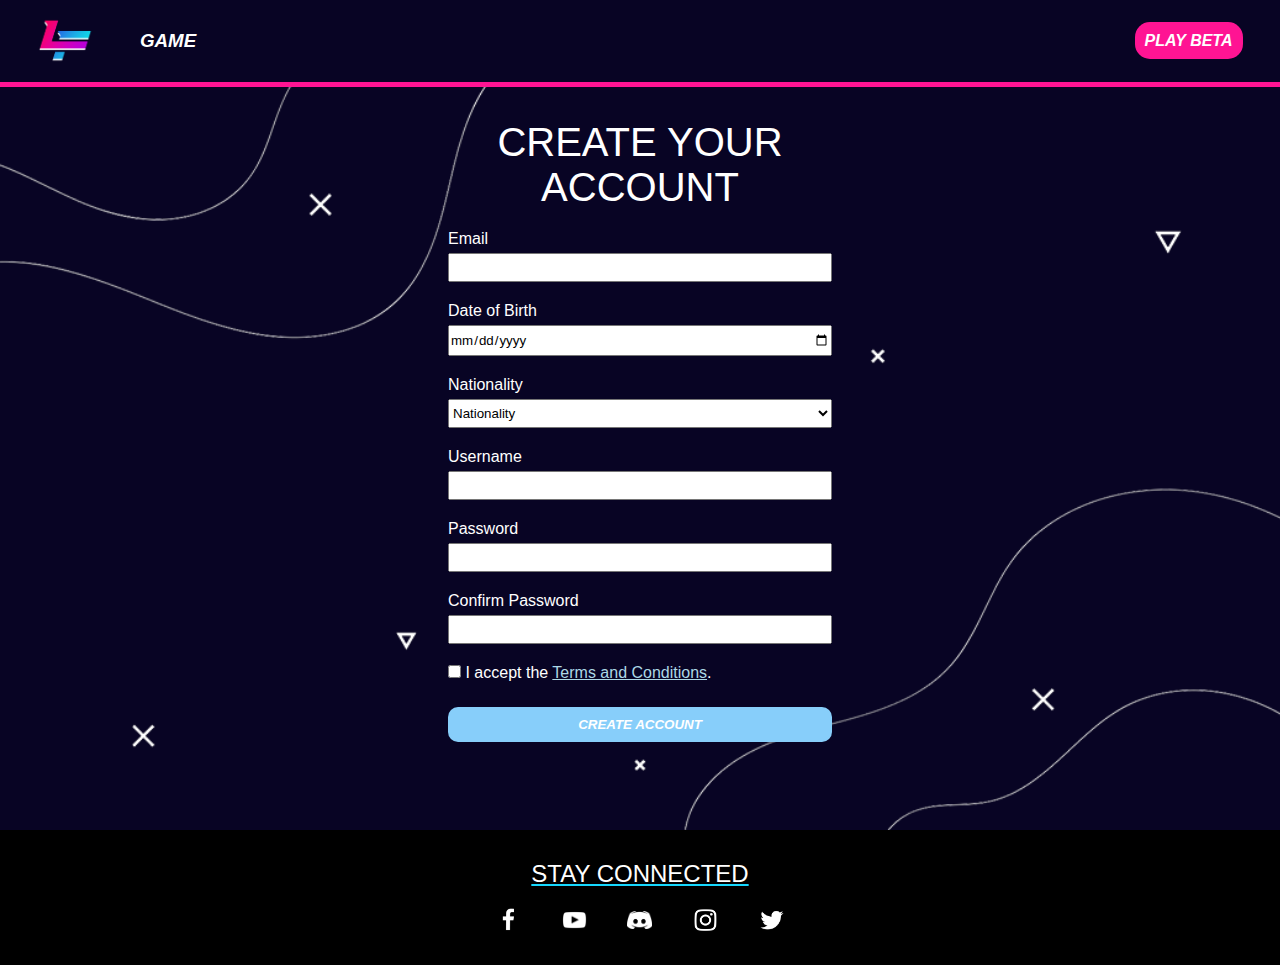
<file: HTML/form.html>
<!DOCTYPE html>
<html lang="en">
<head>
    <meta charset="UTF-8">
    <meta http-equiv="X-UA-Compatible" content="IE=edge">
    <meta name="viewport" content="width=device-width, initial-scale=1.0">
    <title>LaForant Pre-Registration</title>
    <link rel="stylesheet" href="../CSS/style.css">
</head>
<body>
    <div class="navigation">
        <div class="navigation-left">
            <div class="navigation-menu">
                <a href="../index.html"><img src="../assets/LaforantLogoShort.png" alt="logoshort"></a>
            </div>
            <div class="navigation-menu" id="navigation-dropdown">
                <h3 id="dropdown-text">GAME</h3>
                <div class="dropdown-menu" id="dropdown-menu">
                    <div class="dropdown-item">
                        <a href="../HTML/agents.html">AGENTS</a>
                    </div>
                    <div class="dropdown-item">
                        <a href="../HTML/maps.html">MAPS</a>
                    </div>
                    <div class="dropdown-item">
                        <a href="../HTML/specs.html">SPECS</a>
                    </div>
                </div>
            </div>
        </div>
        <div class="navigation-center"></div>
        <div class="navigation-right">
            <div class="navigation-menu">
                <a href="../HTML/form.html" id="beta-text">PLAY BETA</a>
            </div>
        </div>
    </div>
    <div class="content" id="content-form">
        <div class="form-left">
        </div>
        <div class="form-mid">
            <h1>CREATE YOUR ACCOUNT</h1>
            <form action="" method="POST">
                <label for="email" name="email">Email</label>
                <input type="email" id="email" name="email">
                <label for="dob" name="dob">Date of Birth</label>
                <input type="date" id="dob" name="dob">
                <label for="nationality" name="nationality">Nationality</label>
                <select id="nationality" name="nationality">
                    <option value="blank">Nationality</option>
                    <option value="INA">Indonesia</option>
                    <option value="MAS">Malaysia</option>
                    <option value="SGP">Singapore</option>
                    <option value="THA">Thailand</option>
                    <option value="PHI">Philippines</option>
                    <option value="VIE">Vietnam</option>
                    <option value="others">Others</option>
                </select>
                <label for="username" name="username">Username</label>
                <input type="text" id="username" name="username">
                <label for="password" name="password">Password</label>
                <input type="password" id="password" name="password">
                <label for="password-confirmation" name="password-confirmation">Confirm Password</label>
                <input type="password" id="password-confirmation" name="password-confirmation">
                <input type="checkbox" id="agreement" name="agreement">
                <label for="agreement">I accept the <span id="terms">Terms and Conditions</span>.</label>
                <input id="submission" type="submit" value="CREATE ACCOUNT"></input>
            </form>
        </div>
        <div class="form-right">

        </div>
    </div>
    <div class="footer">
        <div class="footer-text">
            <h2>STAY CONNECTED</h2>
        </div>
        <div class="footer-icons">
            <div class="footer-icons-left">

            </div>
            <div class="footer-icons-center">
                <a target="_blank" href="https://www.facebook.com"><img src="../assets/facebook.png"></a>
                <a target="_blank" href="https://www.youtube.com"><img src="../assets/youtube.png"></a>
                <a target="_blank" href="https://www.discord.com"><img src="../assets/discord.png"></a>
                <a target="_blank" href="https://www.instagram.com"><img src="../assets/instagram.png"></a>
                <a target="_blank" href="https://www.twitter.com"><img src="../assets/twitter.png"></a>
            </div>
            <div class="footer-icons-right">

            </div>
        </div>
    </div>
    <script src="../JS/script.js"></script>
</body>
</html>
</file>
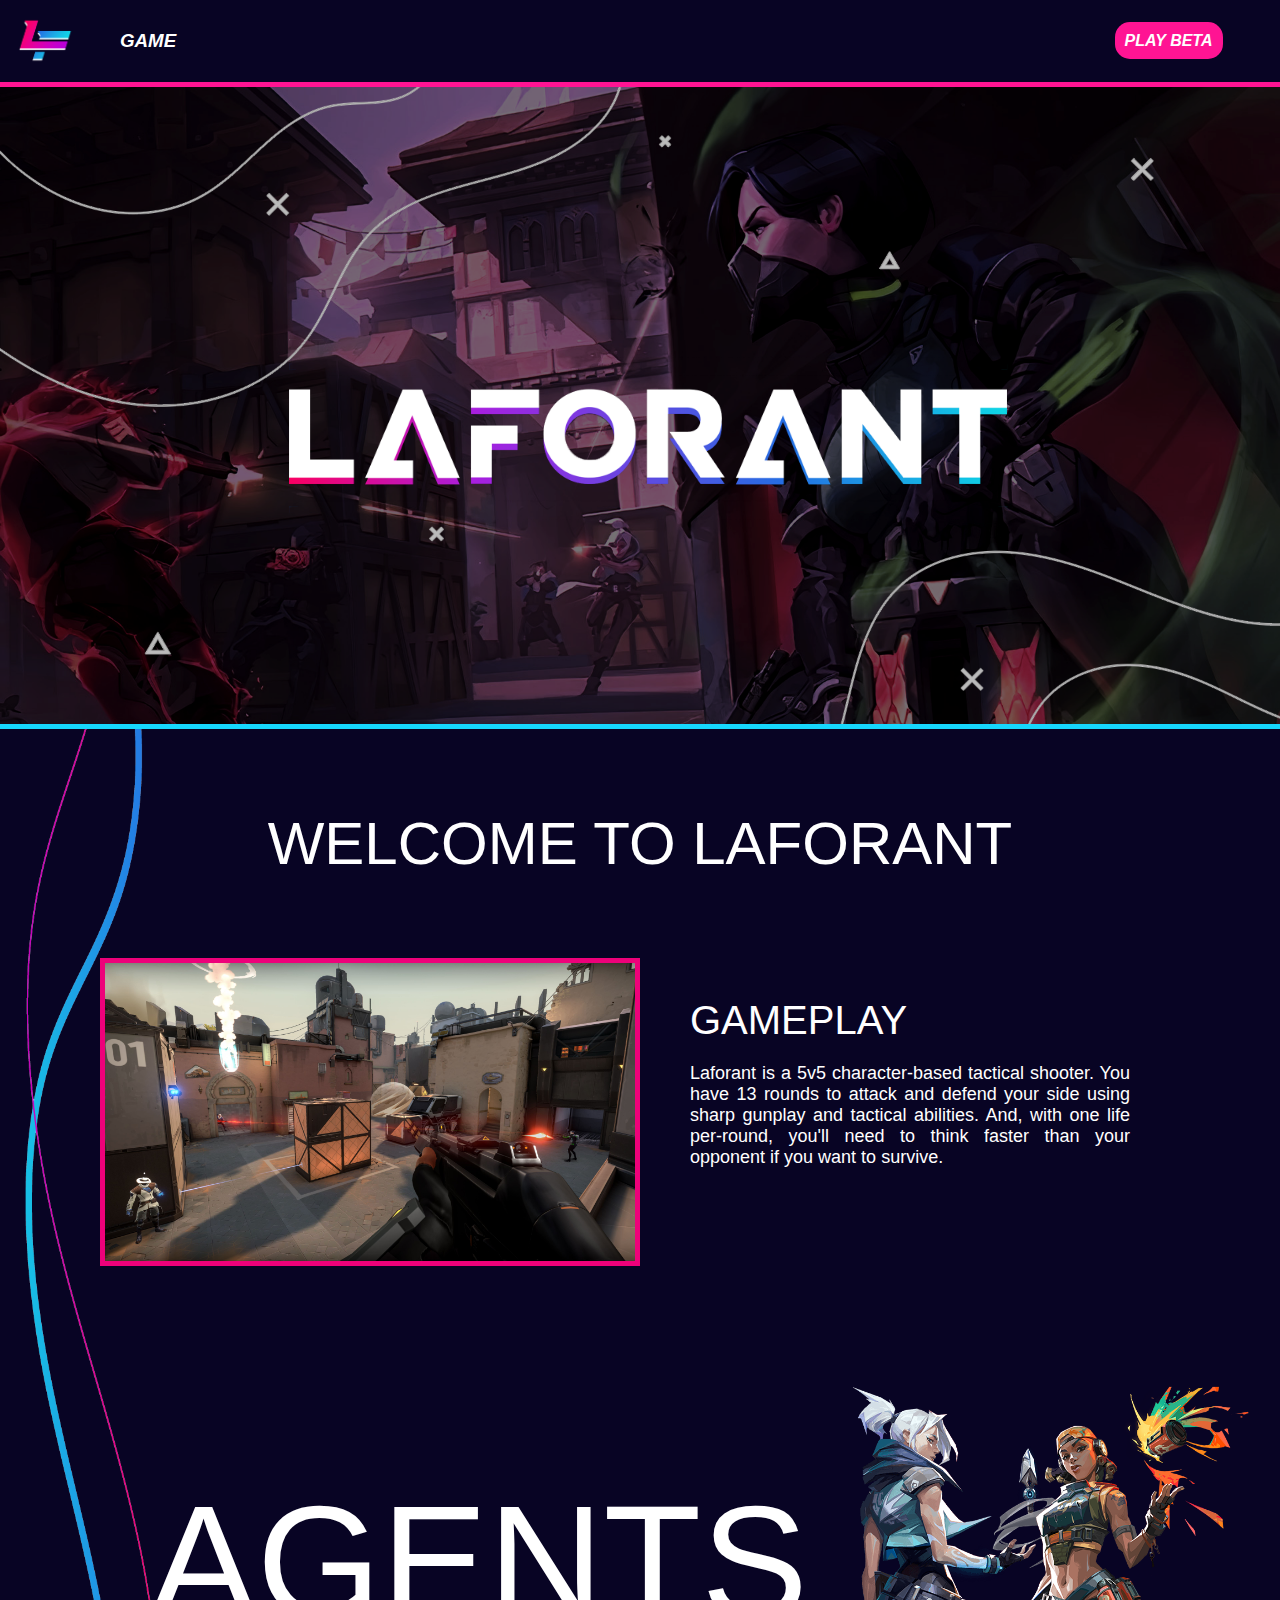
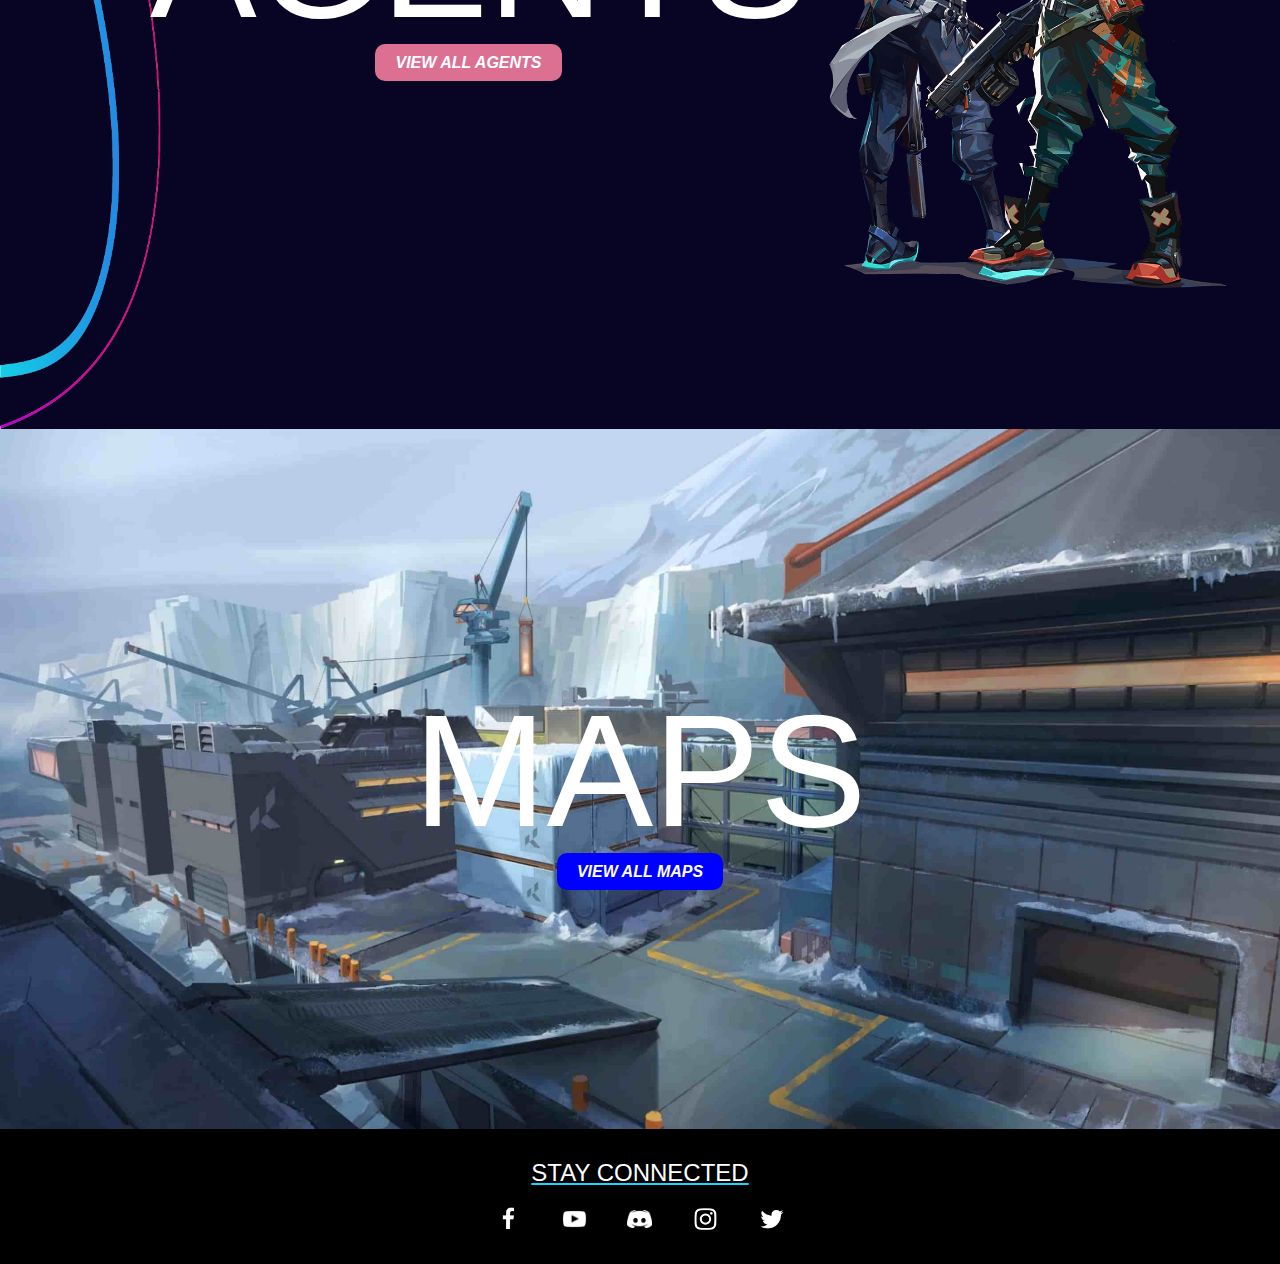
<file: HTML/homepage.html>
<!DOCTYPE html>
<html lang="en">
<head>
    <meta charset="UTF-8">
    <meta http-equiv="X-UA-Compatible" content="IE=edge">
    <meta name="viewport" content="width=device-width, initial-scale=1.0">
    <title>LaForant</title>
    <link rel="stylesheet" href="../CSS/style.css">
</head>
<body>
    <div class="navigation">
        <div class="navigation-left">
            <div class="navigation-logo">
                <a href="homepage.html"><img src="../assets/LaforantLogoShort.png" alt="logoshort"></a>
            </div>
            <div class="navigation-menu" id="navigation-dropdown">
                <h3 id="dropdown-text">GAME</h3>
                <div class="dropdown-menu" id="dropdown-menu">
                    <div class="dropdown-item">
                        <a href="agents.html">AGENTS</a>
                    </div>
                    <div class="dropdown-item">
                        <a href="maps.html">MAPS</a>
                    </div>
                    <div class="dropdown-item">
                        <a href="specs.html">SPECS</a>
                    </div>
                </div>
            </div>
        </div>
        <div class="navigation-center"></div>
        <div class="navigation-right">
            <div class="navigation-beta">
                <a href="form.html" id="beta-text">PLAY BETA</a>
            </div>
        </div>
    </div>
    <div class="header">
        <div class="header-left"></div>
        <div class="header-logo">
            <img src="../assets/LaforantLogo.png" alt="logo">
        </div>
        <div class="header-right"></div>
    </div>
    <div class="content" id="content-homepage">
        <div class="content-top">
            <div class="content-title">
                <h1 id="welcome-title">WELCOME TO LAFORANT</h1>
            </div>
            <div class="content-gameplay">
                <div class="content-gameplay-pic">
                    <img src="../assets/LaforantGameplay.jpg" alt="gameplay">
                </div>
                <div class="content-gameplay-desc">
                    <h2 id="gameplay-title">GAMEPLAY</h2>
                    <p id="gameplay-desc">Laforant is a 5v5 character-based tactical shooter. You have 13 rounds to attack and defend your side using sharp gunplay and tactical abilities. And, with one life per-round, you'll need to think faster than your opponent if you want to survive.</p>
                </div>
            </div>
            <div class="content-agents">
                <div class="agents-left">
                    <h2 id="agents-title">AGENTS</h2>
                    <a id="agents-button" href="agents.html">VIEW ALL AGENTS</a>
                </div>
                <div class="agents-right">
                    <img src="../assets/LaforantAgentsComplete.png" alt="agents">
                </div>
            </div>
        </div>
        <div class="content-bottom">
            <div class="content-map">
                <h2 id="map-title">MAPS</h2>
                <a id="map-button" href="maps.html">VIEW ALL MAPS</a>
            </div>
        </div>
    </div>
    <div class="footer">
        <div class="footer-text">
            <h2>STAY CONNECTED</h2>
        </div>
        <div class="footer-icons">
            <div class="footer-icons-left">

            </div>
            <div class="footer-icons-center">
                <a target="_blank" href="https://www.facebook.com"><img src="../assets/facebook.png"></a>
                <a target="_blank" href="https://www.youtube.com"><img src="../assets/youtube.png"></a>
                <a target="_blank" href="https://www.discord.com"><img src="../assets/discord.png"></a>
                <a target="_blank" href="https://www.instagram.com"><img src="../assets/instagram.png"></a>
                <a target="_blank" href="https://www.twitter.com"><img src="../assets/twitter.png"></a>
            </div>
            <div class="footer-icons-right">

            </div>
        </div>
    </div>
</body>
</html>
</file>
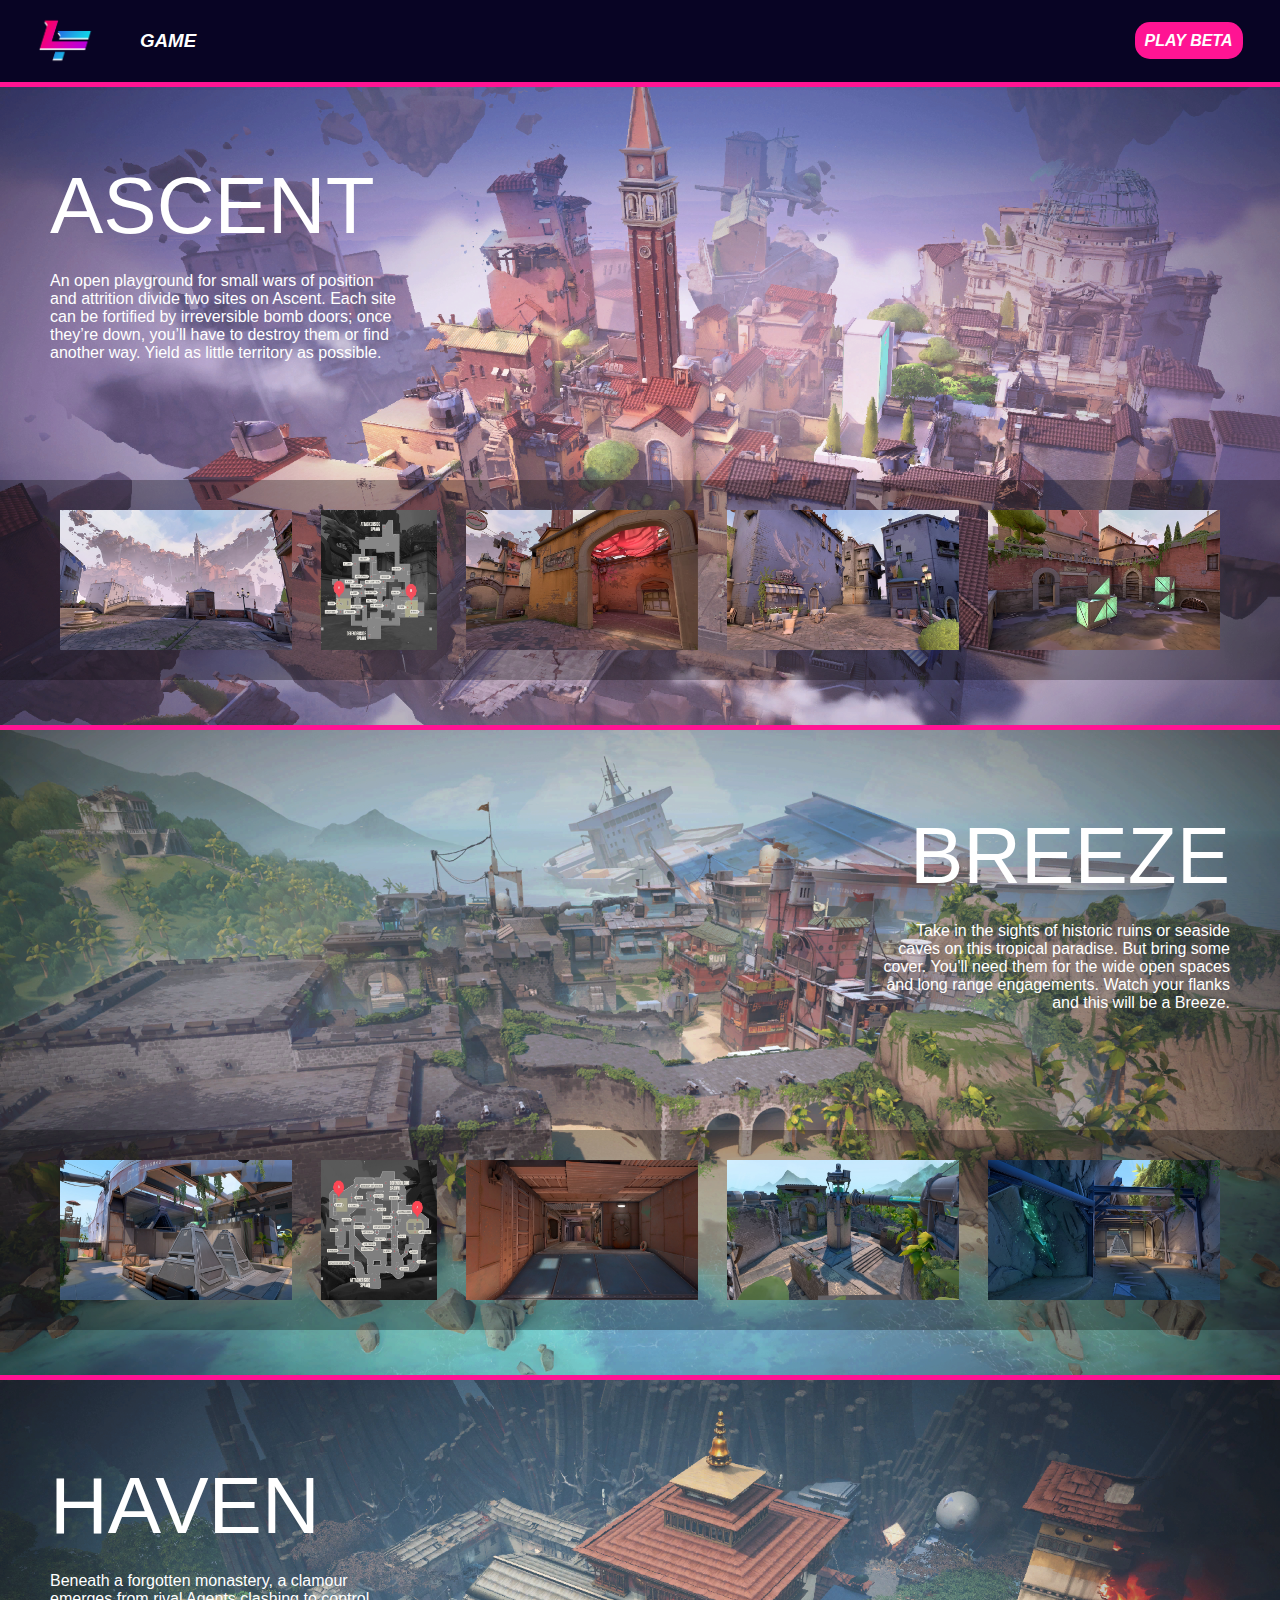
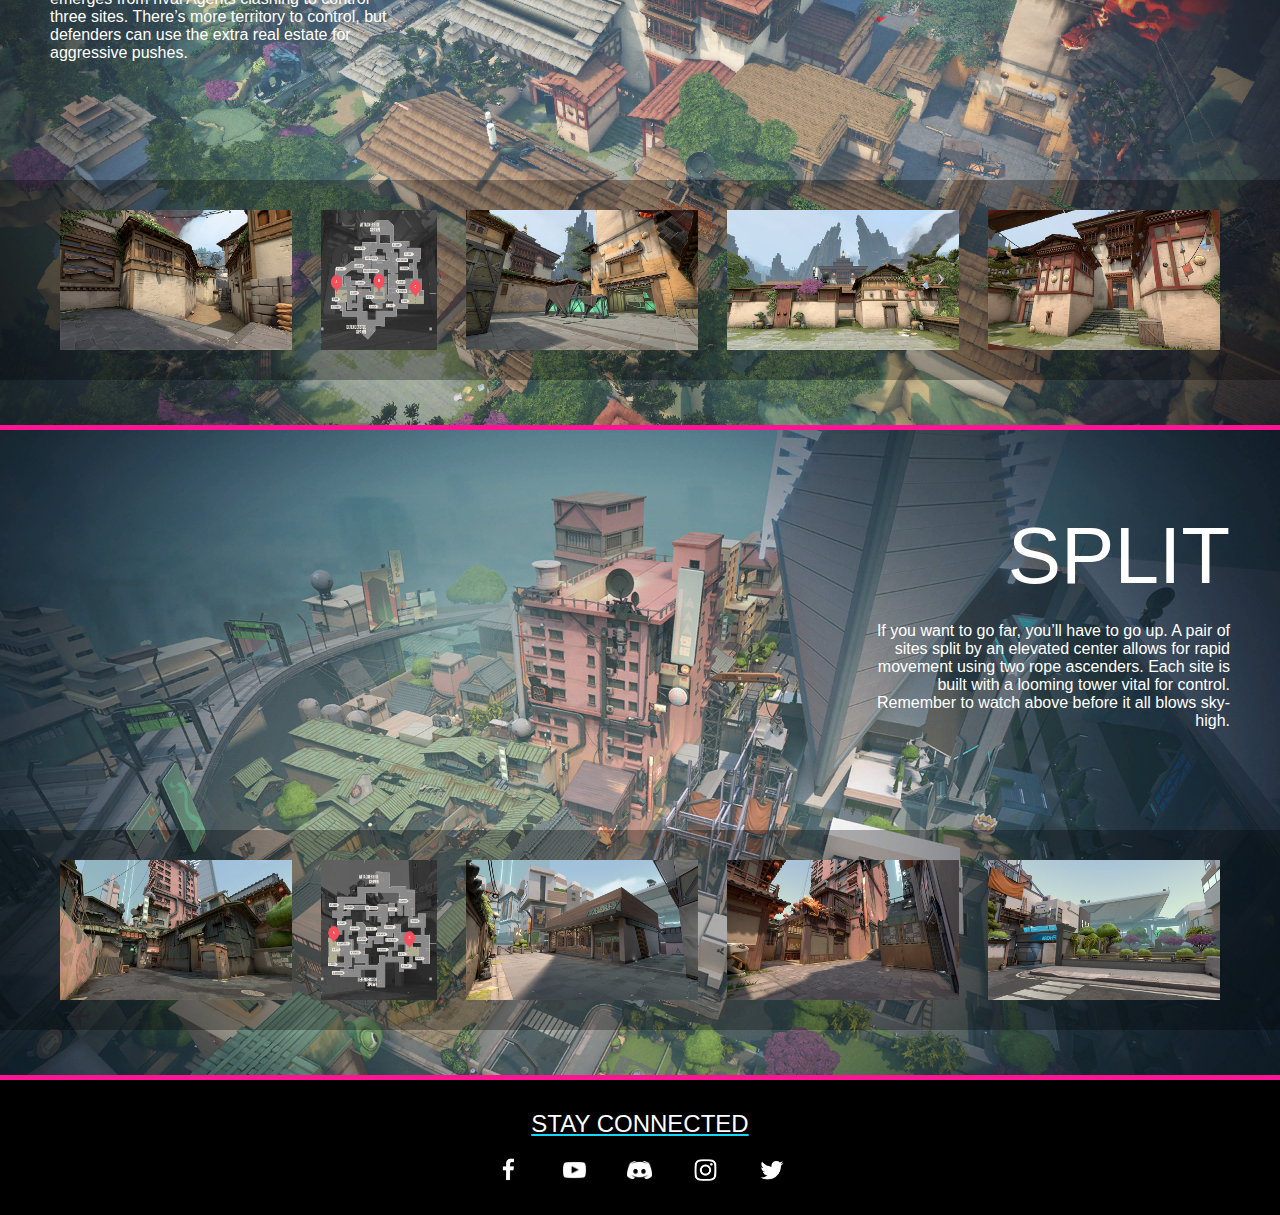
<file: HTML/maps.html>
<!DOCTYPE html>
<html lang="en">
<head>
    <meta charset="UTF-8">
    <meta http-equiv="X-UA-Compatible" content="IE=edge">
    <meta name="viewport" content="width=device-width, initial-scale=1.0">
    <title>LaForant Maps</title>
    <link rel="stylesheet" href="../CSS/style.css">
</head>
<body>
    <div class="navigation">
        <div class="navigation-left">
            <div class="navigation-menu">
                <a href="../index.html"><img src="../assets/LaforantLogoShort.png" alt="logoshort"></a>
            </div>
            <div class="navigation-menu" id="navigation-dropdown">
                <h3 id="dropdown-text">GAME</h3>
                <div class="dropdown-menu" id="dropdown-menu">
                    <div class="dropdown-item">
                        <a href="../HTML/agents.html">AGENTS</a>
                    </div>
                    <div class="dropdown-item">
                        <a href="../HTML/maps.html">MAPS</a>
                    </div>
                    <div class="dropdown-item">
                        <a href="../HTML/specs.html">SPECS</a>
                    </div>
                </div>
            </div>
        </div>
        <div class="navigation-center">
        </div>
        <div class="navigation-right">
            <div class="navigation-menu">
                <a href="../HTML/form.html" id="beta-text">PLAY BETA</a>
            </div>
        </div>
    </div>
    <div class="content" id="content-maps">
        <div class="map-info" id="ascent">
            <div class="map-desc" id="desc-ascent">
                <div class="map-desc-info">
                    <h1 class="map-name">ASCENT</h1>
                    <p class="map-caption">
                        An open playground for small wars of position and attrition divide two sites on Ascent. Each site can be fortified by irreversible bomb doors; once they’re down, you’ll have to destroy them or find another way. Yield as little territory as possible.
                    </p>
                </div>
                <div class="map-desc-empty">

                </div>
            </div>
            <div class="map-pictures">
                <img class="map-scenery" src="../assets/maps/ascent/Ascent 2.jpeg" alt="">
                <img class="map-minimap" src="../assets/maps/ascent/Ascent Minimap.jpeg" alt="">
                <img class="map-scenery" src="../assets/maps/ascent/Ascent 1.jpeg" alt="">
                <img class="map-scenery" src="../assets/maps/ascent/Ascent 4.jpeg" alt="">
                <img class="map-scenery" src="../assets/maps/ascent/Ascent 3.jpeg" alt="">
            </div>
            <div class="map-bottom">
                
            </div>
        </div>
        <div class="map-info" id="breeze">
            <div class="map-desc" id="desc-breeze">
                <div class="map-desc-empty">
                    
                </div>
                <div class="map-desc-info">
                    <h1 class="map-name">BREEZE</h1>
                    <p class="map-caption">
                        Take in the sights of historic ruins or seaside caves on this tropical paradise. But bring some cover. You'll need them for the wide open spaces and long range engagements. Watch your flanks and this will be a Breeze.
                    </p>
                </div>
            </div>
            <div class="map-pictures">
                <img class="map-scenery" src="../assets/maps/breeze/Breeze 1.jpeg" alt="">
                <img class="map-minimap" src="../assets/maps/breeze/Breeze Minimap.jpeg" alt="">
                <img class="map-scenery" src="../assets/maps/breeze/Breeze 3.jpeg" alt="">
                <img class="map-scenery" src="../assets/maps/breeze/Breeze 2.jpeg" alt="">
                <img class="map-scenery" src="../assets/maps/breeze/Breeze 4.jpeg" alt="">
            </div>
            <div class="map-bottom">

            </div>
        </div>
        <div class="map-info" id="haven">
            <div class="map-desc" id="desc-haven">
                <div class="map-desc-info">
                    <h1 class="map-name">HAVEN</h1>
                    <p class="map-caption">
                        Beneath a forgotten monastery, a clamour emerges from rival Agents clashing to control three sites. There’s more territory to control, but defenders can use the extra real estate for aggressive pushes.
                    </p>
                </div>
                <div class="map-desc-empty">

                </div>
            </div>
            <div class="map-pictures">
                <img class="map-scenery" src="../assets/maps/haven/Haven 3.jpeg" alt="">
                <img class="map-minimap" src="../assets/maps/haven/Haven Minimap.png" alt="">
                <img class="map-scenery" src="../assets/maps/haven/Haven 4.jpeg" alt="">
                <img class="map-scenery" src="../assets/maps/haven/Haven 1.jpeg" alt="">
                <img class="map-scenery" src="../assets/maps/haven/Haven 2.jpeg" alt="">
            </div>
            <div class="map-bottom">
                
            </div>
        </div>
        <div class="map-info" id="split">
            <div class="map-desc" id="desc-split">
                <div class="map-desc-empty">
                    
                </div>
                <div class="map-desc-info">
                    <h1 class="map-name">SPLIT</h1>
                    <p class="map-caption">
                        If you want to go far, you’ll have to go up. A pair of sites split by an elevated center allows for rapid movement using two rope ascenders. Each site is built with a looming tower vital for control. Remember to watch above before it all blows sky-high.
                    </p>
                </div>
            </div>
            <div class="map-pictures">
                <img class="map-scenery" src="../assets/maps/split/Split 2.jpeg" alt="">
                <img class="map-minimap" src="../assets/maps/split/Split Minimap.png" alt="">
                <img class="map-scenery" src="../assets/maps/split/Split 4.jpeg" alt="">
                <img class="map-scenery" src="../assets/maps/split/Split 1.jpeg" alt="">
                <img class="map-scenery" src="../assets/maps/split/Split 3.jpeg" alt="">
            </div>
            <div class="map-bottom">
                
            </div>
        </div>
    </div>
    <div class="footer">
        <div class="footer-text">
            <h2>STAY CONNECTED</h2>
        </div>
        <div class="footer-icons">
            <div class="footer-icons-left">

            </div>
            <div class="footer-icons-center">
                <a target="_blank" href="https://www.facebook.com"><img src="../assets/facebook.png"></a>
                <a target="_blank" href="https://www.youtube.com"><img src="../assets/youtube.png"></a>
                <a target="_blank" href="https://www.discord.com"><img src="../assets/discord.png"></a>
                <a target="_blank" href="https://www.instagram.com"><img src="../assets/instagram.png"></a>
                <a target="_blank" href="https://www.twitter.com"><img src="../assets/twitter.png"></a>
            </div>
            <div class="footer-icons-right">

            </div>
        </div>
    </div>
</body>
</html>
</file>
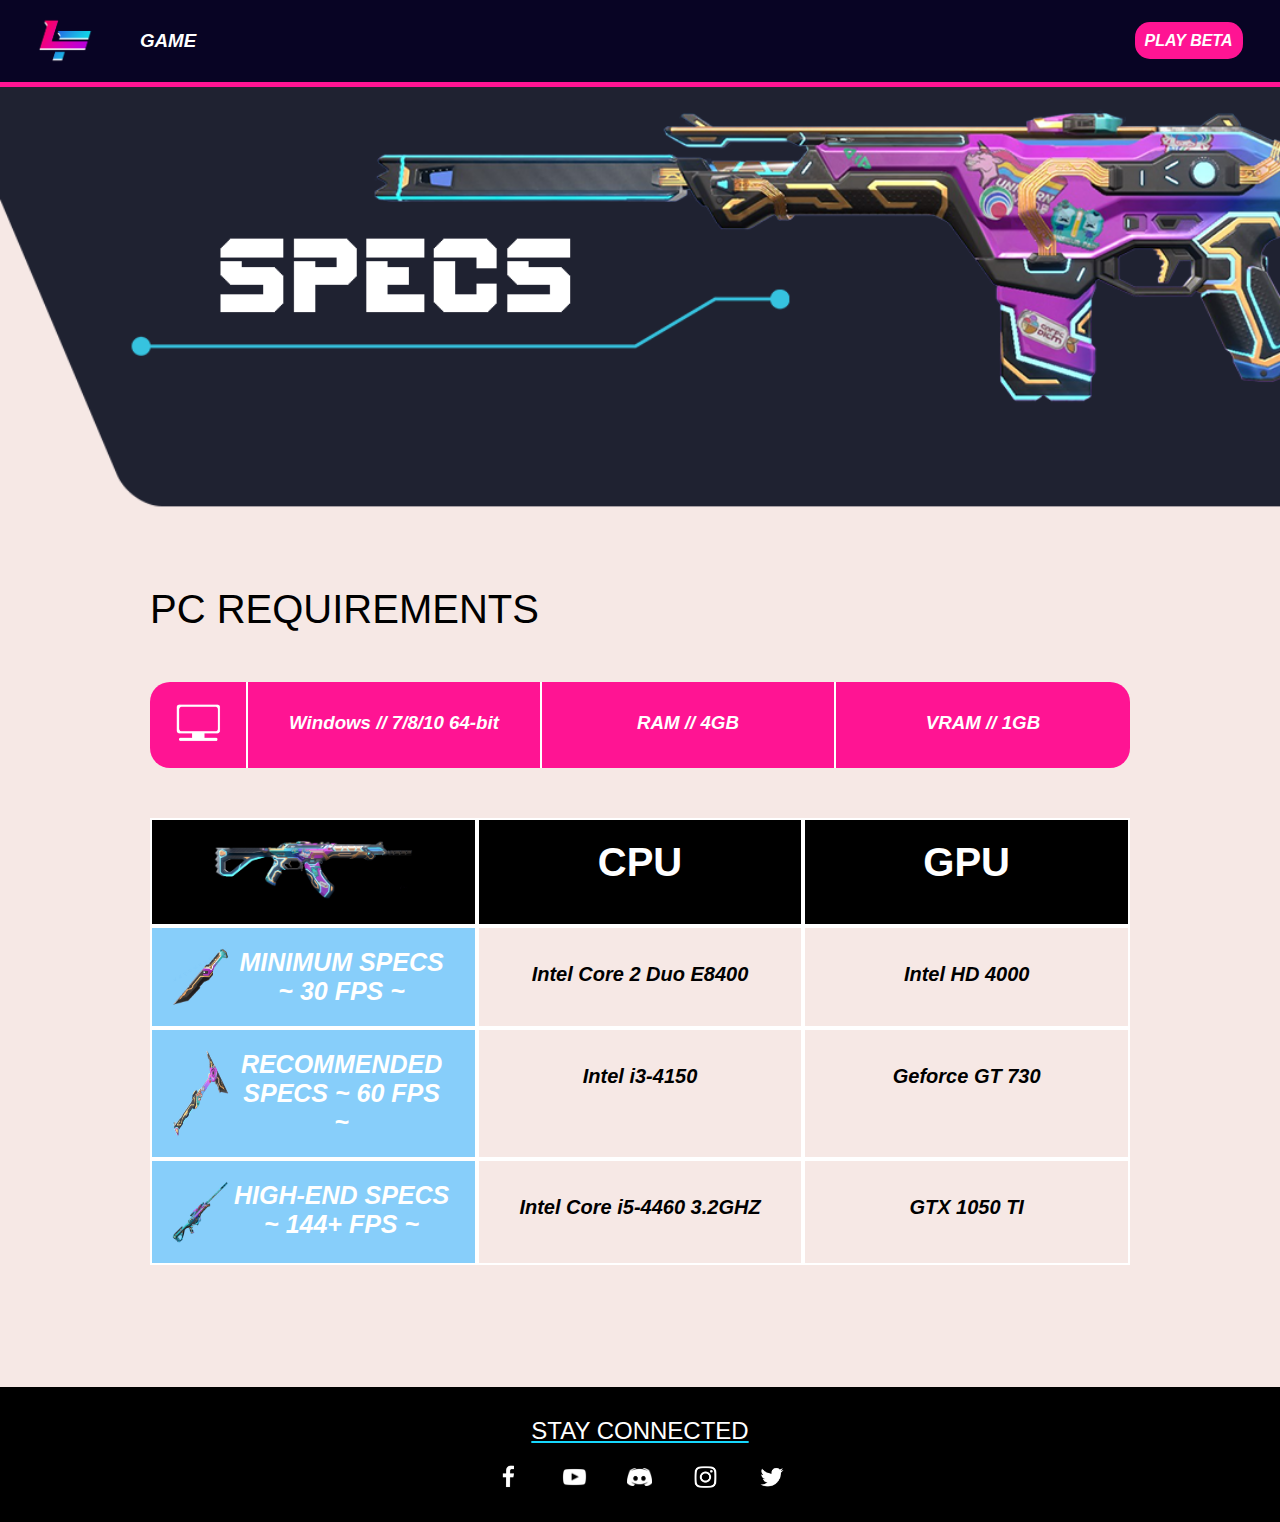
<file: HTML/specs.html>
<!DOCTYPE html>
<html lang="en">
<head>
    <meta charset="UTF-8">
    <meta http-equiv="X-UA-Compatible" content="IE=edge">
    <meta name="viewport" content="width=device-width, initial-scale=1.0">
    <title>LaForant Specs</title>
    <link rel="stylesheet" href="../CSS/style.css">
</head>
<body>
    <div class="navigation">
        <div class="navigation-left">
            <div class="navigation-menu">
                <a href="../index.html"><img src="../assets/LaforantLogoShort.png" alt="logoshort"></a>
            </div>
            <div class="navigation-menu" id="navigation-dropdown">
                <h3 id="dropdown-text">GAME</h3>
                <div class="dropdown-menu" id="dropdown-menu">
                    <div class="dropdown-item">
                        <a href="../HTML/agents.html">AGENTS</a>
                    </div>
                    <div class="dropdown-item">
                        <a href="../HTML/maps.html">MAPS</a>
                    </div>
                    <div class="dropdown-item">
                        <a href="../HTML/specs.html">SPECS</a>
                    </div>
                </div>
            </div>
        </div>
        <div class="navigation-center">
        </div>
        <div class="navigation-right">
            <div class="navigation-menu">
                <a href="../HTML/form.html" id="beta-text">PLAY BETA</a>
            </div>
        </div>
    </div>
    <div class="content" id="content-specs">
        <div class="content-specs-top">
            <img src="../assets/specs/LaForantSpecsBackgroundComplete.png" alt="specs background">
        </div>
        <div class="content-specs-bottom">
            <div class="content-specs-title">
                <h1 id="specs-title">PC REQUIREMENTS</h1>
            </div>
            <div class="content-specs-general-info">
                <div class="specs-info" id="specs-icon">
                    <img src="../assets/specs/computer icon.png" alt="icon">
                </div>
                <div class="specs-info">
                    <h3>Windows // 7/8/10 64-bit</h3>
                </div>
                <div class="specs-info">
                    <h3>RAM // 4GB</h3>
                </div>
                <div class="specs-info">
                    <h3>VRAM // 1GB</h3>
                </div>
            </div>
            <div class="content-specs-detailed-info">
                <div class="specs-detailed-info">
                    <div class="specs-detailed-desc" id="specs-detailed-desc-pic">
                        <img class="detailed-info-icon" src="../assets/specs/Weapon.png" alt="" id="detailed-info-icon-pic">
                    </div>
                    <div class="specs-detailed-desc">
                        <h1>CPU</h1>
                    </div>
                    <div class="specs-detailed-desc">
                        <h1>GPU</h1>
                    </div>
                </div>
                <div class="specs-detailed-info">
                    <div class="specs-detailed-desc">
                        <img class="detailed-info-icon" src="../assets/specs/Weapon 2.png" alt="">
                        <h3>MINIMUM SPECS ~ 30 FPS ~</h3>
                    </div>
                    <div class="specs-detailed-desc">
                        <h4>Intel Core 2 Duo E8400</h4>
                    </div>
                    <div class="specs-detailed-desc">
                        <h4>Intel HD 4000</h4>
                    </div>
                </div>
                <div class="specs-detailed-info">
                    <div class="specs-detailed-desc">
                        <img class="detailed-info-icon" src="../assets/specs/Weapon 1.png" alt="">
                        <h3>RECOMMENDED SPECS ~ 60 FPS ~</h3>
                    </div>
                    <div class="specs-detailed-desc">
                        <h4>Intel i3-4150</h4>
                    </div>
                    <div class="specs-detailed-desc">
                        <h4>Geforce GT 730</h4>
                    </div>
                </div>
                <div class="specs-detailed-info">
                    <div class="specs-detailed-desc">
                        <img class="detailed-info-icon" src="../assets/specs/Weapon 3.png" alt="">
                        <h3>HIGH-END SPECS ~ 144+ FPS ~</h3>
                    </div>
                    <div class="specs-detailed-desc">
                        <h4>Intel Core i5-4460 3.2GHZ</h4>
                    </div>
                    <div class="specs-detailed-desc">
                        <h4>GTX 1050 TI</h4>
                    </div>
                </div>
            </div>
        </div>
    </div>
    <div class="footer">
        <div class="footer-text">
            <h2>STAY CONNECTED</h2>
        </div>
        <div class="footer-icons">
            <div class="footer-icons-left">

            </div>
            <div class="footer-icons-center">
                <a target="_blank" href="https://www.facebook.com"><img src="../assets/facebook.png"></a>
                <a target="_blank" href="https://www.youtube.com"><img src="../assets/youtube.png"></a>
                <a target="_blank" href="https://www.discord.com"><img src="../assets/discord.png"></a>
                <a target="_blank" href="https://www.instagram.com"><img src="../assets/instagram.png"></a>
                <a target="_blank" href="https://www.twitter.com"><img src="../assets/twitter.png"></a>
            </div>
            <div class="footer-icons-right">

            </div>
        </div>
    </div>
</body>
</html>
</file>
<file: style.css>
/* ALL PAGES */

*{
    margin: 0;
    padding: 0;
    box-sizing: border-box;
    font-family: 'Roboto', sans-serif;
}

.navigation{
    position: fixed;
    top: 0;
    width: 100%;
    background-color: rgb(8, 4, 36, 1);
    display: flex;
    border-bottom: 5px solid deeppink;
    padding: 5px;
    align-items: center;
}

.navigation-left{
    display: flex;
    padding: 0 10px;
    width: 15%;
    align-items: center;
    justify-content: space-between;
}

.navigation-left img{
    width: 60px;
}

.navigation-center{
    width: 70%;
}

.navigation-right{
    width: 15%;
    padding: 0 30px;
}

.navigation-menu{
    display: block;
    margin-left: 20px;
}

.navigation-menu h3{
    color: white;
    font-style: italic;
    padding: 5px;
    border-radius: 10px;
}

#navigation-dropdown{
    padding: 20px;
}

#navigation-dropdown:hover>#dropdown-text{
    text-decoration: underline;
    text-decoration-color: lightskyblue;
}

.dropdown-menu{
    display: none;
    background-color: rgb(8, 4, 36);
    position: absolute;
    top: 75px;
    left: 115px;
    width: 200px;
    text-align: left;
}

.dropdown-item{
    display: block;
    padding: 10px 20px;
    font-style: italic;
    font-weight: bold;
}

.dropdown-item a{
    text-decoration: none;
    color: white;
}

#navigation-dropdown:hover{
    cursor: pointer;
}

#navigation-dropdown:hover>.dropdown-menu{
    display: block;
}

.dropdown-item:hover{
    background-color: rgb(40, 36, 65);
}

#beta-text{
    font-family: 'Roboto', sans-serif;
    font-style: italic;
    font-weight: bold;
    text-decoration: none;
    color: white;
    background-color: deeppink;
    text-align: center;
    cursor: pointer;
    padding: 10px;
    border-radius: 15px;
    transition: 0.5s;
}

#beta-text:hover{
    background-color: purple;
    transition: 0.5s;
}

.footer{
    padding: 20px;
    text-align: center;
    background-color: black;
    color: white;
}

.footer-text{
    padding: 10px;
}

.footer-text h2{
    font-family: 'Cyberfall', 'Roboto', 'Inter', Helvetica, Arial, sans-serif;
    font-weight: lighter;
    text-decoration: underline;
    text-decoration-color: rgb(22, 215, 253);
}

.footer-icons{
    width: 100%;
    padding: 5px;
    display: flex;
}

.footer-icons-left{
    width: 35%;
}

.footer-icons-center{
    width: 30%;
    display: flex;
    justify-content: space-evenly;
    align-items: center;
}

.footer-icons-center img{
    width: 25px;
    transition: 0.5s;
}

.footer-icons-center img:hover{
    opacity: 0.4;
    transition: 0.5s;
}

.footer-icons-right{
    width: 35%;
}

/* ALL PAGES - TABLET */

@media screen and (max-width: 800px) {
    .navigation-left{
        padding: 0 10px;
        width: 10%;
    }
    .navigation-center{
        width: 60%;
    }
    .navigation-right{
        padding: 0;
        width: 30%;
    }
    .dropdown-menu{
        left: 115px;
    }
    .footer-icons-left{
        width: 15%;
    }
    .footer-icons-center{
        width: 70%;
    }
    .footer-icons-right{
        width: 15%;
    }
}

/* HOMEPAGE */

.header{
    width: 100%;
    margin-top: 79px;
    height: 650px;
    background-image: url("assets/LaforantHeaderBgComplete.png");
    background-repeat: no-repeat;
    background-size: cover;
    display: flex;
    border-bottom: 5px solid rgb(22, 215, 253);
}

.header-left{
    width: 25%;
}

.header-logo{
    width: 50%;
    margin-top: 150px;
    margin-right: 200px;
}

.header-logo img{
    display: block;
    margin-top: auto;
    margin-bottom: auto;
    width: 140%;
}

.header-right{
    width: 25%;
}

.content{
    width: 100%;
    height: 2000px;
    color: white;
}

.content-top{
    width: 100%;
    height: 1300px;
    background-image: url("assets/LaforantLineCurveBgComplete.png");
    background-repeat: no-repeat;
    background-size: cover;
    padding: 80px 100px;
}

.content-title{
    padding-bottom: 80px;
}

#welcome-title{
    font-family: 'Cyberfall', sans-serif;
    font-weight: lighter;
    text-align: center;
    font-size: 60px;
    padding: 0 30px;
}

.content-gameplay{
    display: flex;
    width: 100%;
}

.content-gameplay-pic{
    width: 50%;
}

.content-gameplay-pic img{
    border: 5px solid rgb(238, 1, 122);
    width: 100%;
}

.content-gameplay-desc{
    width: 50%;
    padding: 20px 50px;
}

#gameplay-title{
    font-family: 'Cyberfall', sans-serif;
    font-weight: lighter;
    font-size: 40px;
    padding: 20px 0;
}

#gameplay-desc{
    text-align: justify;
    font-size: 18px;
}

.content-agents{
    padding: 100px 50px;
    width: 100%;
    display: flex;
}

.agents-left{
    width: 65%;
    text-align: center;
}

.agents-right{
    width: 35%;
}

.agents-right img{
    width: 450px;
    margin-left: 30px;
}

#agents-title{
    padding-top: 100px;
    font-family: 'Cyberfall', sans-serif;
    font-weight: lighter;
    font-size: 160px;
}

#agents-button{
    font-weight: bold;
    font-style: italic;
    padding: 10px 20px;
    text-decoration: none;
    color: white;
    background-color: palevioletred;
    border-radius: 10px;
    transition: 0.5s;
    cursor: pointer;
}

#agents-button:hover{
    background-color: purple;
    transition: 0.5s;
}

.content-bottom{
    width: 100%;
    height: 700px;
    background-image: url("assets/LaforantMap.jpg");
    background-repeat: no-repeat;
    background-size: cover;
    text-align: center;
}

.content-map{
    padding: 200px;
}

#map-title{
    padding-top: 50px;
    font-family: 'Cyberfall', sans-serif;
    font-weight: lighter;
    font-size: 160px;
}

#map-button{
    font-weight: bold;
    font-style: italic;
    padding: 10px 20px;
    text-decoration: none;
    color: white;
    background-color: blue;
    border-radius: 10px;
    transition: 0.5s;
    cursor: pointer;
}

#map-button:hover{
    background-color: lightskyblue;
    transition: 0.5s;
}

/* HOMEPAGE TABLET */

@media screen and (max-width: 800px){
    #welcome-title{
        font-size: 25px;
    }
    .header{
        height: 400px;
    }
    .header-left{
        width: 20%;
    }
    .header-logo{
        margin-top: 80px;
        width: 80%;
    }
    .header-right{
        width: 0;
    }
    #content-homepage{
        height: 1700px;
    }
    .content-top{
        height: 1200px;
        padding: 20px 40px;
    }
    .content-bottom{
        height: 500px;
    }
    #welcome-title{
        font-size: 30px;
    }
    .content-title{
        padding: 30px 0;
    }
    .content-gameplay{
        flex-direction: column;
        align-items: center;
    }
    .content-gameplay-desc{
        width: 90%;
    }
    .content-gameplay-pic{
        width: 70%;
    }
    .content-agents{
        flex-direction: column;
        align-items: center;
    }
    .agents-left{
        width: 100%;
    }
    .agents-right{
        margin-top: 50px;
        width: 100%;
    }
    .agents-right img{
        width: 275px;
        margin-bottom: 50px;
    }
    .content-agents{
        flex-direction: column;
        align-items: center;
        text-align: center;
        padding: 30px 0;
    }
    #gameplay-title{
        font-size: 40px;
    }
    #agents-title{
        font-size: 70px;
        padding: 10px 0;
        margin-bottom: 30px;
    }
    #agents-button{
        font-size: 20px;
    }
    #map-title{
        font-size: 70px;
        padding: 50px 0;
        margin-top: 30px;
    }
    .content-map{
        padding: 100px;
    }
    #map-button{
        font-size: 20px;
    }
}

/* FORM */

#content-form{
    display: flex;
    margin-top: 80px;
    height: 750px;
    padding: 20px 0;
    background-image: url("assets/form/Form\ background.png");
    background-size: cover;
    width: 100%;
}

.form-left, .form-right{
    width: 35%;
}

.form-mid{
    width: 30%;
}

.form-mid h1{
    font-family: 'Cyberfall', sans-serif;
    font-weight: lighter;
    font-size: 40px;
    padding: 20px 0;
    text-align: center;
}

select, input[type=email], input[type=text], input[type=date], input[type=password]{
    width: 100%;
    padding: 5px 0;
    margin-top: 5px;
    margin-bottom: 20px;
}

#terms{
    color: lightblue;
    text-decoration: underline;
}

#submission{
    margin: 25px 0;
    padding: 10px 0;
    width: 100%;
    border: 0px solid transparent;
    border-radius: 10px;
    background-color: lightskyblue;
    font-style: italic;
    color: white;
    font-weight: bolder;
    cursor: pointer;
    transition: 0.5s;
}

#submission:hover{
    background-color: lightseagreen;
    transition: 0.5s;
}

@media screen and (max-width: 800px){
    .form-left, .form-right{
        width: 25%;
    }
    .form-mid{
        width: 50%;
    }
}

/* FORM SUCCESS */

#content-form-success{
    text-align: center;
    margin-top: 80px;
    height: 545px;
    padding: 225px 0;
    background-image: url("assets/form/Form\ background.png");
    background-size: cover;
    width: 100%;
}

#success-form{
    font-family: 'Cyberfall', sans-serif;
    padding: 20px 10px;
    font-size: 40px;
}

#continue-button{
    padding: 10px 20px;
    width: 100%;
    border: 0px solid transparent;
    border-radius: 10px;
    background-color: lightskyblue;
    font-style: italic;
    color: white;
    font-weight: bolder;
    text-decoration: none;
    cursor: pointer;
    transition: 0.5s;
}

#continue-button:hover{
    background-color: lightseagreen;
    transition: 0.5s;
}

@media screen and (max-width: 800px){
    #content-form-success{
        padding: 175px 0;
    }
}

/* MAPS */

#content-maps{
    height: 2600px;
    margin-top: 80px;
}

.map-info{
    height: 650px;
    border-bottom: 5px solid deeppink;
}

.map-desc{
    display: flex;
    padding: 80px 50px;
    width: 100%;
    height: 400px;
}

.map-desc-info{
    width: 30%;
}

.map-name{
    font-family: 'Cyberfall', sans-serif;
    font-size: 80px;
    font-weight: lighter;
}

.map-caption{
    padding-top: 20px;
}

#desc-ascent, #desc-haven{
    text-align: left;
}

#desc-breeze, #desc-split{
    text-align: right;
}

.map-desc-empty{
    width: 70%;
}

.map-pictures{
    padding: 30px 60px;
    display: flex;
    height: 200px;
    background-color: rgba(0, 0, 0, 0.3);
    justify-content: space-between;
}

.map-pictures img{
    cursor: pointer;
}


.map-minimap{
    width: 10%;
    transition: 1s;
}

.map-minimap:hover{
    width: 12%;
    transition: 1s;
}

.map-scenery{
    width: 20%;
    transition: 1s;
}

.map-scenery:hover{
    width: 22%;
    transition: 1s;
}

.map-bottom{
    height: 50px;
}

#ascent{
    background-image: url("assets/maps/ascent/Ascent\ Loading\ Screen.png");
    background-size: cover;
}

#breeze{
    background-image: url("assets/maps/breeze/Breeze\ Loading\ Screen.png");
    background-size: cover;
}

#haven{
    background-image: url("assets/maps/haven/Haven\ Loading\ Screen.png");
    background-size: cover;
}

#split{
    background-image: url("assets/maps/split/Split\ Loading\ Screen.png");
    background-size: cover;
}

@media screen and (max-width:800px){
    #desc-breeze, #desc-split{
        text-align: left;
        display: inline-block;
    }

    .map-desc-info{
        width: 50%;
    }

    
    .map-pictures{
        padding: 30px 10px;
    }
}

/* SPECS */

#content-specs{
    background-color: #F6E8E5;
    height: 1300px;
}

.content-specs-top{
    margin-top: 87px;
    width: 100%;
    height: 500px;
}

.content-specs-top img{
    width: 100%;
}

.content-specs-bottom{
    height: 800px;
    padding-left: 150px;
    padding-right: 150px;
    padding-bottom: 50px;
}

.content-specs-title{
    padding-bottom: 50px;
}

#specs-title{
    color: black;
    font-family: 'Cyberfall', sans-serif;
    font-weight: lighter;
    font-size: 40px;
}

.content-specs-general-info{
    background-color: deeppink;
    border-radius: 20px;
    display: flex;
    width: 100%;
    text-align: center;
    font-style: italic;
}

.specs-info{
    width: 30%;
    padding: 20px;
    border-right: 2px solid white;
}

.specs-info:last-child{
    border-right: 0;
}

.specs-info h3{
    padding-top: 10px;
}

#specs-icon{
    width: 10%;
}

.specs-info img{
    width: 50px;
}

.content-specs-detailed-info{
    padding: 50px 0;
}

.specs-detailed-info{
    display: flex;
    width: 100%;
    text-align: center;
}

.specs-detailed-info:first-child{
    background-color: black;
}

#specs-detailed-desc-pic{
    background-color: black;
    display: inline-block;
}

.specs-detailed-desc:first-child{
    background-color: lightskyblue;
    display: flex;
    justify-content: space-evenly;
}

.specs-detailed-info:first-child h1{
    font-family: 'Cyberfall', sans-serif;
}

.specs-detailed-desc{
    padding: 20px 20px;
    width: 33.4%;
    border: 2px solid white;
}

.specs-detailed-desc h1{
    font-size: 40px;
}

.specs-detailed-desc h3{
    padding: 0 5px;
    font-size: 25px;
    font-style: italic;
}

.specs-detailed-desc h4{
    padding-top: 15px;
    font-size: 20px;
    font-style: italic;
    color: black;
}

.detailed-info-icon{
    width: 20%;
}

#detailed-info-icon-pic{
    width: 200px;
}

@media screen and (max-width: 800px){
    #content-specs{
        height: 1100px;
    }
    .content-specs-top{
        height: 250px;
    }
    #specs-title{
        font-size: 45px;
        text-align: center;
    }
    .content-specs-bottom{
        padding: 0 100px;
        height: 850px;
    }
    .content-specs-general-info{
        flex-direction: column;
    }
    .specs-info, #specs-icon{
        border-right: 0;
        border-bottom: 2px solid white;
        width: 100%;
        padding: 10px 20px;
    }
    .specs-info h3{
        padding-top: 0;
    }
    .specs-detailed-info:first-child{
        display: none;
    }
    .specs-detailed-info{
        flex-direction: column;
    }
    .specs-detailed-desc{
        width: 100%;
        padding: 5px;
    }
    .specs-detailed-desc h3{
        padding: 0;
        font-size: 20px;
    }
    .specs-detailed-desc h4{
        padding-top: 0;
    }
    .detailed-info-icon{
        width: 10%;
    }
}

/* AGENTS */

#content-agents{
    border-top: 5px solid deeppink;
    margin-top: 80px;
    height: 545px;
    padding: 65px 80px;
    background-image: url("assets/agents/Agents\ background.png ");
    background-size: cover;
}

#astra, #jett, #raze, #sage, #sova{
    width: 100%;
    display: flex;
}

.agent-data{
    display: flex;
}

.info-desc-title{
    width: 40%;
    font-weight: bolder;
    background-color: white;
    color: black;
    text-align: center;
    border-radius: 10px;
}

.agent-name{
    width: 20%;
}

.info-name{
    font-family: 'Cyberfall', sans-serif;
    font-weight: lighter;
    font-size: 110px;
}

.agent-pic{
    width: 30%;
}

.info-pic{
    margin-left: 60px;
    height: 450px;
}

.agent-desc{
    padding: 80px 50px;
    width: 40%;
    margin-left: 60px;
}

.agent-role{
    font-family: 'Cyberfall', sans-serif;
    font-weight: lighter;
}

.agent-next, .agent-prev{
    width: 5%;
}

.agent-next img, .agent-prev img{
    width: 15px;
    padding: 220px 0;
    opacity: 0.4;
    transition: 0.5s;
    cursor: pointer;
}

.agent-next img:hover, .agent-prev img:hover{
    opacity: 1;
    transition: 0.5s;
}

@media screen and (max-width:800px){
    #content-agents{
        height: 950px;
    }

    .agent-data{
        flex-direction: column;
        padding: 0px 10%;
    }

    .agent-desc{
        padding: 30px 0px;
        width: 100%;
        margin-left :7%;
        color:#080424;
    }

    .info-desc-title{
        background-color:#080424;
        color: white;
    } 
}
</file>
<file: CSS/style.css>
/* ALL PAGES */

*{
    margin: 0;
    padding: 0;
    box-sizing: border-box;
    font-family: 'Roboto', sans-serif;
}

.navigation{
    position: fixed;
    top: 0;
    width: 100%;
    background-color: rgb(8, 4, 36, 1);
    display: flex;
    border-bottom: 5px solid deeppink;
    padding: 5px;
    align-items: center;
}

.navigation-left{
    display: flex;
    padding: 0 10px;
    width: 15%;
    align-items: center;
    justify-content: space-between;
}

.navigation-left img{
    width: 60px;
}

.navigation-center{
    width: 70%;
}

.navigation-right{
    width: 15%;
    padding: 0 30px;
}

.navigation-menu{
    display: block;
    margin-left: 20px;
}

.navigation-menu h3{
    color: white;
    font-style: italic;
    padding: 5px;
    border-radius: 10px;
}

#navigation-dropdown{
    padding: 20px;
}

#navigation-dropdown:hover>#dropdown-text{
    text-decoration: underline;
    text-decoration-color: lightskyblue;
}

.dropdown-menu{
    display: none;
    background-color: rgb(8, 4, 36);
    position: absolute;
    top: 75px;
    left: 115px;
    width: 200px;
    text-align: left;
}

.dropdown-item{
    display: block;
    padding: 10px 20px;
    font-style: italic;
    font-weight: bold;
}

.dropdown-item a{
    text-decoration: none;
    color: white;
}

#navigation-dropdown:hover{
    cursor: pointer;
}

#navigation-dropdown:hover>.dropdown-menu{
    display: block;
}

.dropdown-item:hover{
    background-color: rgb(40, 36, 65);
}

#beta-text{
    font-family: 'Roboto', sans-serif;
    font-style: italic;
    font-weight: bold;
    text-decoration: none;
    color: white;
    background-color: deeppink;
    text-align: center;
    cursor: pointer;
    padding: 10px;
    border-radius: 15px;
    transition: 0.5s;
}

#beta-text:hover{
    background-color: purple;
    transition: 0.5s;
}

.footer{
    padding: 20px;
    text-align: center;
    background-color: black;
    color: white;
}

.footer-text{
    padding: 10px;
}

.footer-text h2{
    font-family: 'Cyberfall', 'Roboto', 'Inter', Helvetica, Arial, sans-serif;
    font-weight: lighter;
    text-decoration: underline;
    text-decoration-color: rgb(22, 215, 253);
}

.footer-icons{
    width: 100%;
    padding: 5px;
    display: flex;
}

.footer-icons-left{
    width: 35%;
}

.footer-icons-center{
    width: 30%;
    display: flex;
    justify-content: space-evenly;
    align-items: center;
}

.footer-icons-center img{
    width: 25px;
    transition: 0.5s;
}

.footer-icons-center img:hover{
    opacity: 0.4;
    transition: 0.5s;
}

.footer-icons-right{
    width: 35%;
}

/* ALL PAGES - TABLET */

@media screen and (max-width: 800px) {
    .navigation-left{
        padding: 0 10px;
        width: 10%;
    }
    .navigation-center{
        width: 60%;
    }
    .navigation-right{
        padding: 0;
        width: 30%;
    }
    .dropdown-menu{
        left: 115px;
    }
    .footer-icons-left{
        width: 15%;
    }
    .footer-icons-center{
        width: 70%;
    }
    .footer-icons-right{
        width: 15%;
    }
}

/* HOMEPAGE */

.header{
    width: 100%;
    margin-top: 79px;
    height: 650px;
    background-image: url("../assets/LaforantHeaderBgComplete.png");
    background-repeat: no-repeat;
    background-size: cover;
    display: flex;
    border-bottom: 5px solid rgb(22, 215, 253);
}

.header-left{
    width: 25%;
}

.header-logo{
    width: 50%;
    margin-top: 150px;
    margin-right: 200px;
}

.header-logo img{
    display: block;
    margin-top: auto;
    margin-bottom: auto;
    width: 140%;
}

.header-right{
    width: 25%;
}

.content{
    width: 100%;
    height: 2000px;
    color: white;
}

.content-top{
    width: 100%;
    height: 1300px;
    background-image: url("../assets/LaforantLineCurveBgComplete.png");
    background-repeat: no-repeat;
    background-size: cover;
    padding: 80px 100px;
}

.content-title{
    padding-bottom: 80px;
}

#welcome-title{
    font-family: 'Cyberfall', sans-serif;
    font-weight: lighter;
    text-align: center;
    font-size: 60px;
    padding: 0 30px;
}

.content-gameplay{
    display: flex;
    width: 100%;
}

.content-gameplay-pic{
    width: 50%;
}

.content-gameplay-pic img{
    border: 5px solid rgb(238, 1, 122);
    width: 100%;
}

.content-gameplay-desc{
    width: 50%;
    padding: 20px 50px;
}

#gameplay-title{
    font-family: 'Cyberfall', sans-serif;
    font-weight: lighter;
    font-size: 40px;
    padding: 20px 0;
}

#gameplay-desc{
    text-align: justify;
    font-size: 18px;
}

.content-agents{
    padding: 100px 50px;
    width: 100%;
    display: flex;
}

.agents-left{
    width: 65%;
    text-align: center;
}

.agents-right{
    width: 35%;
}

.agents-right img{
    width: 450px;
    margin-left: 30px;
}

#agents-title{
    padding-top: 100px;
    font-family: 'Cyberfall', sans-serif;
    font-weight: lighter;
    font-size: 160px;
}

#agents-button{
    font-weight: bold;
    font-style: italic;
    padding: 10px 20px;
    text-decoration: none;
    color: white;
    background-color: palevioletred;
    border-radius: 10px;
    transition: 0.5s;
    cursor: pointer;
}

#agents-button:hover{
    background-color: purple;
    transition: 0.5s;
}

.content-bottom{
    width: 100%;
    height: 700px;
    background-image: url("../assets/LaforantMap.jpg");
    background-repeat: no-repeat;
    background-size: cover;
    text-align: center;
}

.content-map{
    padding: 200px;
}

#map-title{
    padding-top: 50px;
    font-family: 'Cyberfall', sans-serif;
    font-weight: lighter;
    font-size: 160px;
}

#map-button{
    font-weight: bold;
    font-style: italic;
    padding: 10px 20px;
    text-decoration: none;
    color: white;
    background-color: blue;
    border-radius: 10px;
    transition: 0.5s;
    cursor: pointer;
}

#map-button:hover{
    background-color: lightskyblue;
    transition: 0.5s;
}

/* HOMEPAGE TABLET */

@media screen and (max-width: 800px){
    #welcome-title{
        font-size: 25px;
    }
    .header{
        height: 400px;
    }
    .header-left{
        width: 20%;
    }
    .header-logo{
        margin-top: 80px;
        width: 80%;
    }
    .header-right{
        width: 0;
    }
    #content-homepage{
        height: 1700px;
    }
    .content-top{
        height: 1200px;
        padding: 20px 40px;
    }
    .content-bottom{
        height: 500px;
    }
    #welcome-title{
        font-size: 30px;
    }
    .content-title{
        padding: 30px 0;
    }
    .content-gameplay{
        flex-direction: column;
        align-items: center;
    }
    .content-gameplay-desc{
        width: 90%;
    }
    .content-gameplay-pic{
        width: 70%;
    }
    .content-agents{
        flex-direction: column;
        align-items: center;
    }
    .agents-left{
        width: 100%;
    }
    .agents-right{
        margin-top: 50px;
        width: 100%;
    }
    .agents-right img{
        width: 275px;
        margin-bottom: 50px;
    }
    .content-agents{
        flex-direction: column;
        align-items: center;
        text-align: center;
        padding: 30px 0;
    }
    #gameplay-title{
        font-size: 40px;
    }
    #agents-title{
        font-size: 70px;
        padding: 10px 0;
        margin-bottom: 30px;
    }
    #agents-button{
        font-size: 20px;
    }
    #map-title{
        font-size: 70px;
        padding: 50px 0;
        margin-top: 30px;
    }
    .content-map{
        padding: 100px;
    }
    #map-button{
        font-size: 20px;
    }
}

/* FORM */

#content-form{
    display: flex;
    margin-top: 80px;
    height: 750px;
    padding: 20px 0;
    background-image: url("../assets/form/Form\ background.png");
    background-size: cover;
    width: 100%;
}

.form-left, .form-right{
    width: 35%;
}

.form-mid{
    width: 30%;
}

.form-mid h1{
    font-family: 'Cyberfall', sans-serif;
    font-weight: lighter;
    font-size: 40px;
    padding: 20px 0;
    text-align: center;
}

select, input[type=email], input[type=text], input[type=date], input[type=password]{
    width: 100%;
    padding: 5px 0;
    margin-top: 5px;
    margin-bottom: 20px;
}

#terms{
    color: lightblue;
    text-decoration: underline;
}

#submission{
    margin: 25px 0;
    padding: 10px 0;
    width: 100%;
    border: 0px solid transparent;
    border-radius: 10px;
    background-color: lightskyblue;
    font-style: italic;
    color: white;
    font-weight: bolder;
    cursor: pointer;
    transition: 0.5s;
}

#submission:hover{
    background-color: lightseagreen;
    transition: 0.5s;
}

@media screen and (max-width: 800px){
    .form-left, .form-right{
        width: 25%;
    }
    .form-mid{
        width: 50%;
    }
}

/* FORM SUCCESS */

#content-form-success{
    text-align: center;
    margin-top: 80px;
    height: 545px;
    padding: 225px 0;
    background-image: url("../assets/form/Form\ background.png");
    background-size: cover;
    width: 100%;
}

#success-form{
    font-family: 'Cyberfall', sans-serif;
    padding: 20px 10px;
    font-size: 40px;
}

#continue-button{
    padding: 10px 20px;
    width: 100%;
    border: 0px solid transparent;
    border-radius: 10px;
    background-color: lightskyblue;
    font-style: italic;
    color: white;
    font-weight: bolder;
    text-decoration: none;
    cursor: pointer;
    transition: 0.5s;
}

#continue-button:hover{
    background-color: lightseagreen;
    transition: 0.5s;
}

@media screen and (max-width: 800px){
    #content-form-success{
        padding: 175px 0;
    }
}

/* MAPS */

#content-maps{
    height: 2600px;
    margin-top: 80px;
}

.map-info{
    height: 650px;
    border-bottom: 5px solid deeppink;
}

.map-desc{
    display: flex;
    padding: 80px 50px;
    width: 100%;
    height: 400px;
}

.map-desc-info{
    width: 30%;
}

.map-name{
    font-family: 'Cyberfall', sans-serif;
    font-size: 80px;
    font-weight: lighter;
}

.map-caption{
    padding-top: 20px;
}

#desc-ascent, #desc-haven{
    text-align: left;
}

#desc-breeze, #desc-split{
    text-align: right;
}

.map-desc-empty{
    width: 70%;
}

.map-pictures{
    padding: 30px 60px;
    display: flex;
    height: 200px;
    background-color: rgba(0, 0, 0, 0.3);
    justify-content: space-between;
}

.map-pictures img{
    cursor: pointer;
}


.map-minimap{
    width: 10%;
    transition: 1s;
}

.map-minimap:hover{
    width: 12%;
    transition: 1s;
}

.map-scenery{
    width: 20%;
    transition: 1s;
}

.map-scenery:hover{
    width: 22%;
    transition: 1s;
}

.map-bottom{
    height: 50px;
}

#ascent{
    background-image: url("../assets/maps/ascent/Ascent\ Loading\ Screen.png");
    background-size: cover;
}

#breeze{
    background-image: url("../assets/maps/breeze/Breeze\ Loading\ Screen.png");
    background-size: cover;
}

#haven{
    background-image: url("../assets/maps/haven/Haven\ Loading\ Screen.png");
    background-size: cover;
}

#split{
    background-image: url("../assets/maps/split/Split\ Loading\ Screen.png");
    background-size: cover;
}

@media screen and (max-width:800px){
    #desc-breeze, #desc-split{
        text-align: left;
        display: inline-block;
    }

    .map-desc-info{
        width: 50%;
    }

    
    .map-pictures{
        padding: 30px 10px;
    }
}

/* SPECS */

#content-specs{
    background-color: #F6E8E5;
    height: 1300px;
}

.content-specs-top{
    margin-top: 87px;
    width: 100%;
    height: 500px;
}

.content-specs-top img{
    width: 100%;
}

.content-specs-bottom{
    height: 800px;
    padding-left: 150px;
    padding-right: 150px;
    padding-bottom: 50px;
}

.content-specs-title{
    padding-bottom: 50px;
}

#specs-title{
    color: black;
    font-family: 'Cyberfall', sans-serif;
    font-weight: lighter;
    font-size: 40px;
}

.content-specs-general-info{
    background-color: deeppink;
    border-radius: 20px;
    display: flex;
    width: 100%;
    text-align: center;
    font-style: italic;
}

.specs-info{
    width: 30%;
    padding: 20px;
    border-right: 2px solid white;
}

.specs-info:last-child{
    border-right: 0;
}

.specs-info h3{
    padding-top: 10px;
}

#specs-icon{
    width: 10%;
}

.specs-info img{
    width: 50px;
}

.content-specs-detailed-info{
    padding: 50px 0;
}

.specs-detailed-info{
    display: flex;
    width: 100%;
    text-align: center;
}

.specs-detailed-info:first-child{
    background-color: black;
}

#specs-detailed-desc-pic{
    background-color: black;
    display: inline-block;
}

.specs-detailed-desc:first-child{
    background-color: lightskyblue;
    display: flex;
    justify-content: space-evenly;
}

.specs-detailed-info:first-child h1{
    font-family: 'Cyberfall', sans-serif;
}

.specs-detailed-desc{
    padding: 20px 20px;
    width: 33.4%;
    border: 2px solid white;
}

.specs-detailed-desc h1{
    font-size: 40px;
}

.specs-detailed-desc h3{
    padding: 0 5px;
    font-size: 25px;
    font-style: italic;
}

.specs-detailed-desc h4{
    padding-top: 15px;
    font-size: 20px;
    font-style: italic;
    color: black;
}

.detailed-info-icon{
    width: 20%;
}

#detailed-info-icon-pic{
    width: 200px;
}

@media screen and (max-width: 800px){
    #content-specs{
        height: 1100px;
    }
    .content-specs-top{
        height: 250px;
    }
    #specs-title{
        font-size: 45px;
        text-align: center;
    }
    .content-specs-bottom{
        padding: 0 100px;
        height: 850px;
    }
    .content-specs-general-info{
        flex-direction: column;
    }
    .specs-info, #specs-icon{
        border-right: 0;
        border-bottom: 2px solid white;
        width: 100%;
        padding: 10px 20px;
    }
    .specs-info h3{
        padding-top: 0;
    }
    .specs-detailed-info:first-child{
        display: none;
    }
    .specs-detailed-info{
        flex-direction: column;
    }
    .specs-detailed-desc{
        width: 100%;
        padding: 5px;
    }
    .specs-detailed-desc h3{
        padding: 0;
        font-size: 20px;
    }
    .specs-detailed-desc h4{
        padding-top: 0;
    }
    .detailed-info-icon{
        width: 10%;
    }
}

/* AGENTS */

#content-agents{
    border-top: 5px solid deeppink;
    margin-top: 80px;
    height: 545px;
    padding: 65px 80px;
    background-image: url("../assets/agents/Agents\ background.png ");
    background-size: cover;
}

#astra, #jett, #raze, #sage, #sova{
    width: 100%;
    display: flex;
}

.agent-data{
    display: flex;
}

.info-desc-title{
    width: 40%;
    font-weight: bolder;
    background-color: white;
    color: black;
    text-align: center;
    border-radius: 10px;
}

.agent-name{
    width: 20%;
}

.info-name{
    font-family: 'Cyberfall', sans-serif;
    font-weight: lighter;
    font-size: 110px;
}

.agent-pic{
    width: 30%;
}

.info-pic{
    margin-left: 60px;
    height: 450px;
}

.agent-desc{
    padding: 80px 50px;
    width: 40%;
    margin-left: 60px;
}

.agent-role{
    font-family: 'Cyberfall', sans-serif;
    font-weight: lighter;
}

.agent-next, .agent-prev{
    width: 5%;
}

.agent-next img, .agent-prev img{
    width: 15px;
    padding: 220px 0;
    opacity: 0.4;
    transition: 0.5s;
    cursor: pointer;
}

.agent-next img:hover, .agent-prev img:hover{
    opacity: 1;
    transition: 0.5s;
}

@media screen and (max-width:800px){
    #content-agents{
        height: 950px;
    }

    .agent-data{
        flex-direction: column;
        padding: 0px 10%;
    }

    .agent-desc{
        padding: 30px 0px;
        width: 100%;
        margin-left :7%;
        color:#080424;
    }

    .info-desc-title{
        background-color:#080424;
        color: white;
    } 
}
</file>
